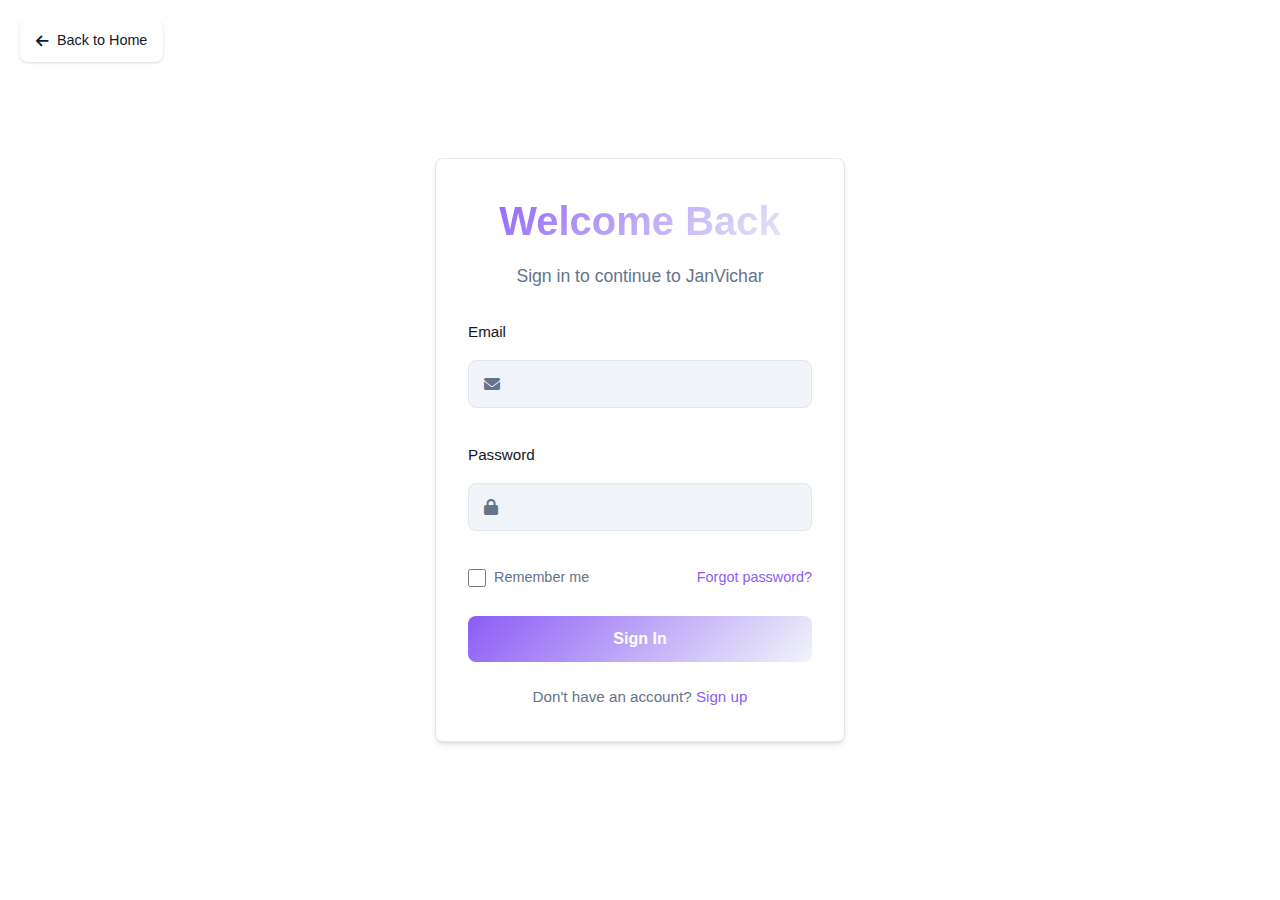
<file: frontend/auth.html>
<!DOCTYPE html>
<html lang="en">
<head>
    <meta charset="UTF-8">
    <meta name="viewport" content="width=device-width, initial-scale=1.0">
    <title>JanVichar - Authentication</title>
    <link rel="stylesheet" href="style.css">
    <link rel="stylesheet" href="https://cdnjs.cloudflare.com/ajax/libs/font-awesome/6.0.0/css/all.min.css">
</head>
<body class="auth-page">
    <a href="index.html" class="back-button">
        <i class="fas fa-arrow-left"></i>
        Back to Home
    </a>

    <div class="auth-container">
        <!-- Login Form -->
        <div class="auth-card" id="login-form">
            <div class="auth-header">
                <h1>Welcome Back</h1>
                <p>Sign in to continue to JanVichar</p>
            </div>
            <form class="auth-form">
                <div class="form-group">
                    <label for="login-email">Email</label>
                    <div class="input-group">
                        <i class="fas fa-envelope"></i>
                        <input type="email" id="login-email" required>
                    </div>
                </div>
                <div class="form-group">
                    <label for="login-password">Password</label>
                    <div class="input-group">
                        <i class="fas fa-lock"></i>
                        <input type="password" id="login-password" required>
                    </div>
                </div>
                <div class="form-options">
                    <div class="remember-me">
                        <input type="checkbox" id="remember">
                        <label for="remember">Remember me</label>
                    </div>
                    <a href="#" class="forgot-password">Forgot password?</a>
                </div>
                <button type="submit" class="auth-submit">Sign In</button>
            </form>
            <div class="auth-footer">
                Don't have an account? <a href="#" class="toggle-form">Sign up</a>
            </div>
        </div>

        <!-- Signup Form -->
        <div class="auth-card hidden" id="signup-form">
            <div class="auth-header">
                <h1>Create Account</h1>
                <p>Get started with JanVichar</p>
            </div>
            <form class="auth-form">
                <div class="form-group">
                    <label for="signup-name">Full Name</label>
                    <div class="input-group">
                        <i class="fas fa-user"></i>
                        <input type="text" id="signup-name" required>
                    </div>
                </div>
                <div class="form-group">
                    <label for="signup-email">Email</label>
                    <div class="input-group">
                        <i class="fas fa-envelope"></i>
                        <input type="email" id="signup-email" required>
                    </div>
                </div>
                <div class="form-group">
                    <label for="signup-password">Password</label>
                    <div class="input-group">
                        <i class="fas fa-lock"></i>
                        <input type="password" id="signup-password" required>
                    </div>
                </div>
                <div class="form-group">
                    <label for="signup-confirm">Confirm Password</label>
                    <div class="input-group">
                        <i class="fas fa-lock"></i>
                        <input type="password" id="signup-confirm" required>
                    </div>
                </div>
                <div class="form-options">
                    <div class="terms">
                        <input type="checkbox" id="terms" required>
                        <label for="terms">I agree to the Terms & Conditions</label>
                    </div>
                </div>
                <button type="submit" class="auth-submit">Create Account</button>
            </form>
            <div class="auth-footer">
                Already have an account? <a href="#" class="toggle-form">Sign in</a>
            </div>
        </div>
    </div>

    <script src="auth.js"></script>
</body>
</html>
</file>
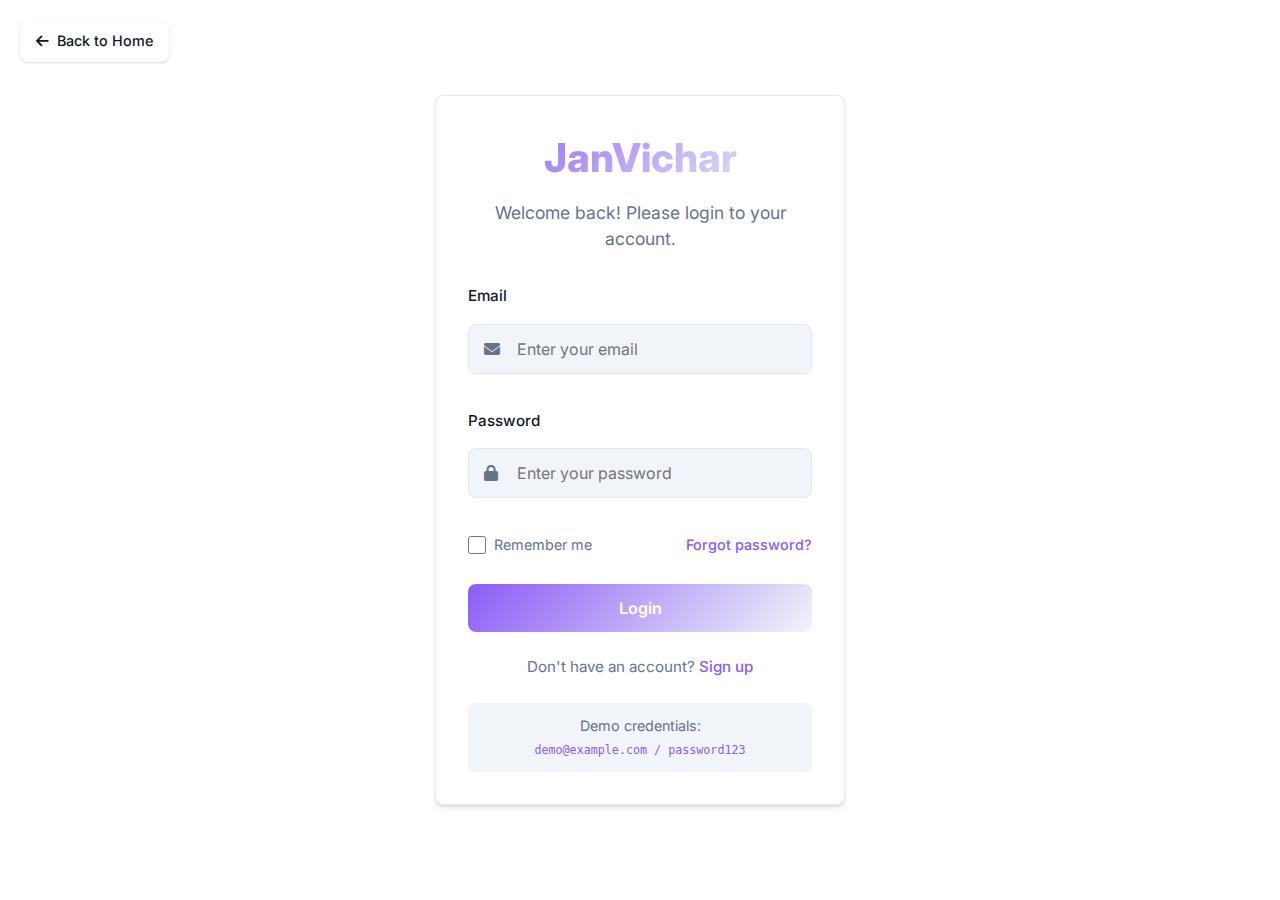
<file: frontend/login.html>
<!DOCTYPE html>
<html lang="en">
  <head>
    <meta charset="UTF-8" />
    <meta name="viewport" content="width=device-width, initial-scale=1.0" />
    <title>Login - JanVichar</title>
    <link rel="preconnect" href="https://fonts.googleapis.com" />
    <link rel="preconnect" href="https://fonts.gstatic.com" crossorigin />
    <link
      href="https://fonts.googleapis.com/css2?family=Inter:wght@400;500;600;700;800&display=swap"
      rel="stylesheet"
    />
    <link rel="stylesheet" href="style.css" />
    <link
      rel="stylesheet"
      href="https://cdnjs.cloudflare.com/ajax/libs/font-awesome/6.5.1/css/all.min.css"
    />
  </head>
  <body class="auth-page">
    <a href="index.html" class="back-button">
      <i class="fas fa-arrow-left"></i> Back to Home
    </a>
    <div class="auth-container">
      <div class="auth-card">
        <div class="auth-header">
          <h1>JanVichar</h1>
          <p>Welcome back! Please login to your account.</p>
        </div>
        <form class="auth-form" id="login-form">
          <div
            id="login-message"
            class="message-container"
            style="display: none"
          ></div>

          <div class="form-group">
            <label for="email">Email</label>
            <div class="input-group">
              <i class="fas fa-envelope"></i>
              <input
                type="email"
                id="email"
                placeholder="Enter your email"
                required
              />
            </div>
          </div>
          <div class="form-group">
            <label for="password">Password</label>
            <div class="input-group">
              <i class="fas fa-lock"></i>
              <input
                type="password"
                id="password"
                placeholder="Enter your password"
                required
              />
            </div>
          </div>
          <div class="form-options">
            <label class="remember-me">
              <input type="checkbox" id="remember" />
              <span>Remember me</span>
            </label>
            <a href="#" class="forgot-password">Forgot password?</a>
          </div>
          <button type="submit" class="auth-submit" id="login-button">
            <span>Login</span>
            <i class="fas fa-spinner fa-spin" style="display: none"></i>
          </button>
        </form>
        <div class="auth-footer">
          <p>Don't have an account? <a href="signup.html">Sign up</a></p>
        </div>

        <!-- Demo credentials info -->
        <div class="demo-credentials">
          <p>Demo credentials:</p>
          <code>demo@example.com / password123</code>
        </div>
      </div>
    </div>

    <script src="auth.js"></script>
    <script>
      document
        .getElementById("login-form")
        .addEventListener("submit", function (e) {
          e.preventDefault();

          // Validate form
          if (!validateForm(this)) {
            return;
          }

          const email = document.getElementById("email").value;
          const password = document.getElementById("password").value;
          const loginButton = document.getElementById("login-button");
          const spinner = loginButton.querySelector(".fa-spinner");
          const buttonText = loginButton.querySelector("span");
          const messageContainer = document.getElementById("login-message");

          // Show loading state
          loginButton.disabled = true;
          buttonText.style.opacity = "0.5";
          spinner.style.display = "inline-block";

          // Attempt login
          AUTH.login(email, password)
            .then((userData) => {
              // Success - show success message before redirect
              showMessage(
                messageContainer,
                "Login successful! Redirecting...",
                "success"
              );

              // Redirect after a short delay
              setTimeout(() => {
                window.location.href = "index.html";
              }, 1000);
            })
            .catch((error) => {
              // Error - show error message
              showMessage(messageContainer, error.message, "error");

              // Reset button state
              loginButton.disabled = false;
              buttonText.style.opacity = "1";
              spinner.style.display = "none";
            });
        });

      // Helper function to show messages
      function showMessage(container, message, type) {
        container.innerHTML = `
          <div class="auth-message ${type}">
            <i class="fas fa-${
              type === "success" ? "check-circle" : "exclamation-circle"
            }"></i>
            <span>${message}</span>
          </div>
        `;
        container.style.display = "block";
      }
    </script>

    <style>
      /* Additional styles for this page */
      .message-container {
        margin-bottom: 16px;
      }

      .auth-message {
        padding: 12px;
        border-radius: var(--radius);
        display: flex;
        align-items: center;
        gap: 10px;
        font-size: 0.9em;
        animation: fadeIn 0.3s ease forwards;
      }

      .auth-message.success {
        background-color: rgba(34, 197, 94, 0.1);
        color: #22c55e;
      }

      .auth-message.error {
        background-color: rgba(239, 68, 68, 0.1);
        color: var(--destructive);
      }

      .fa-spinner {
        margin-left: 8px;
      }

      .demo-credentials {
        margin-top: 24px;
        padding: 12px;
        background-color: var(--secondary);
        border-radius: var(--radius);
        font-size: 0.9em;
        color: var(--text-secondary);
        text-align: center;
      }

      .demo-credentials code {
        display: block;
        margin-top: 6px;
        font-family: monospace;
        color: var(--primary);
      }
    </style>
  </body>
</html>
</file>
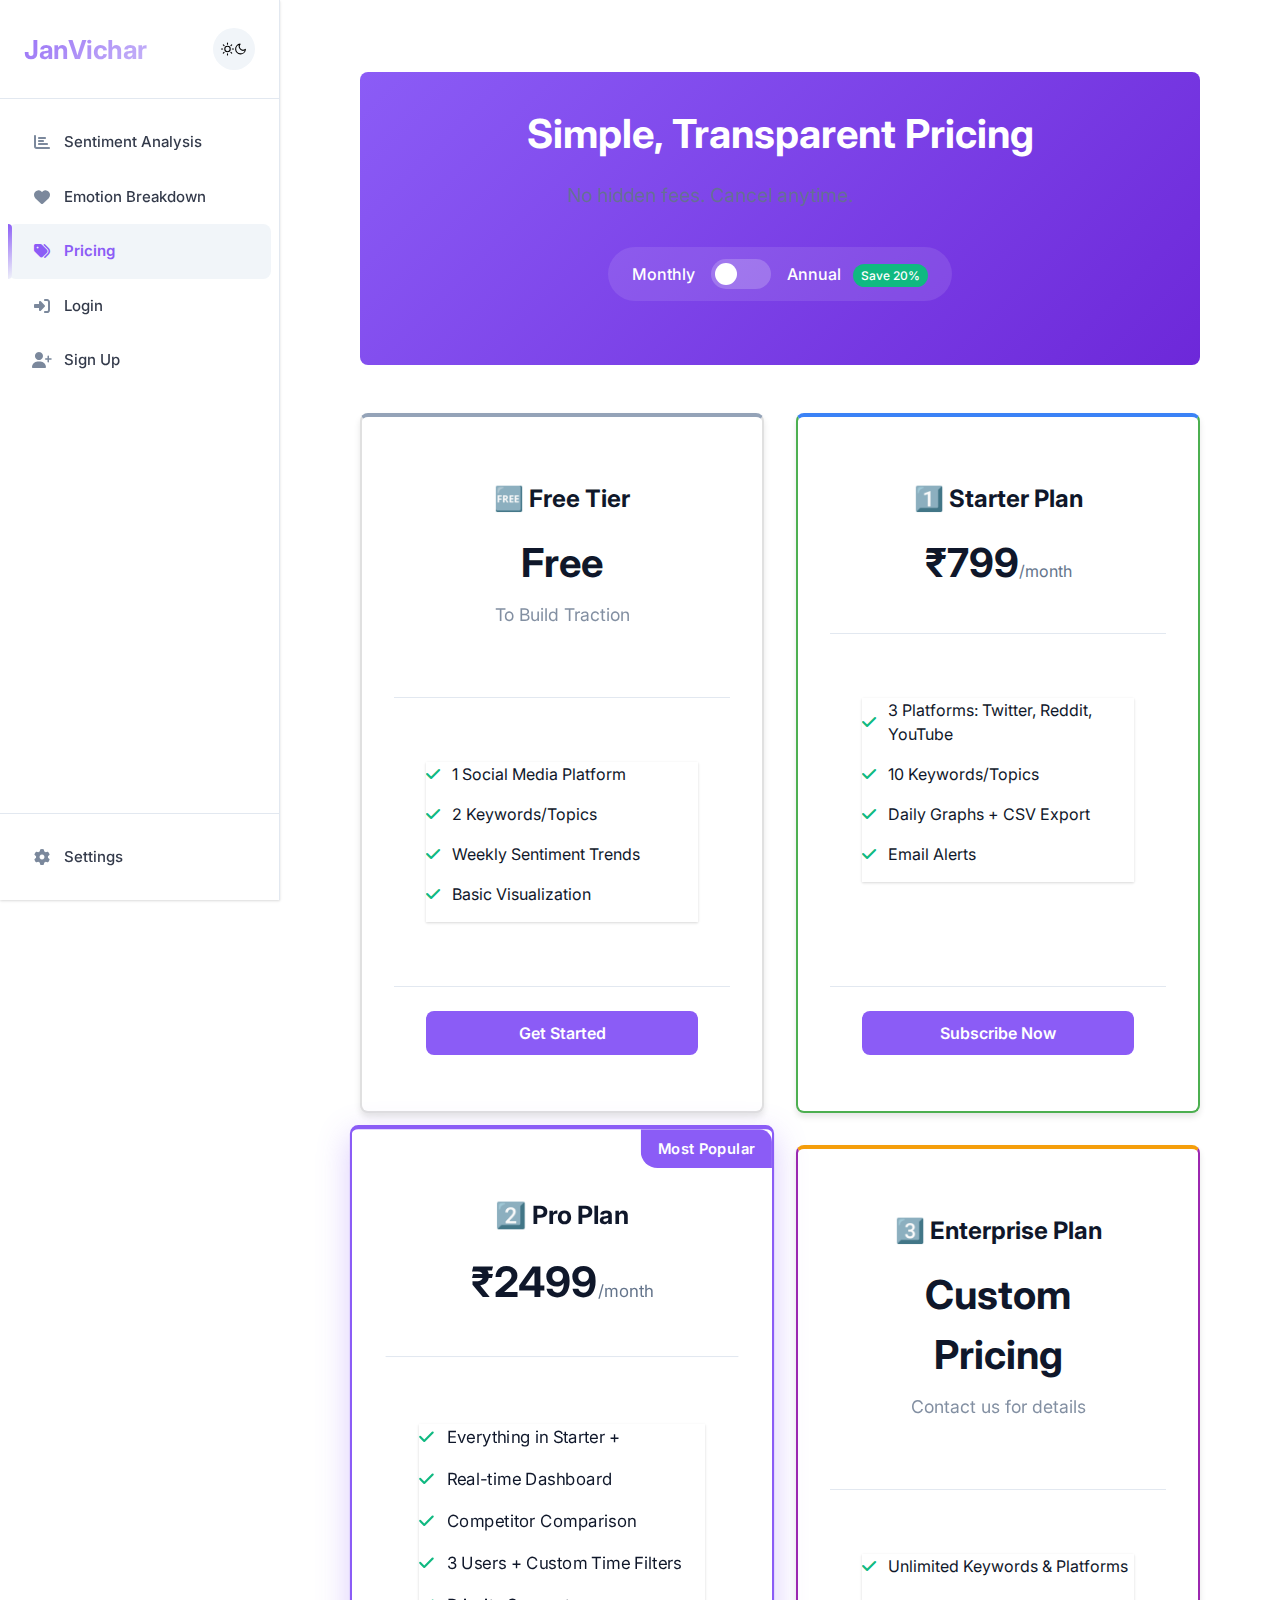
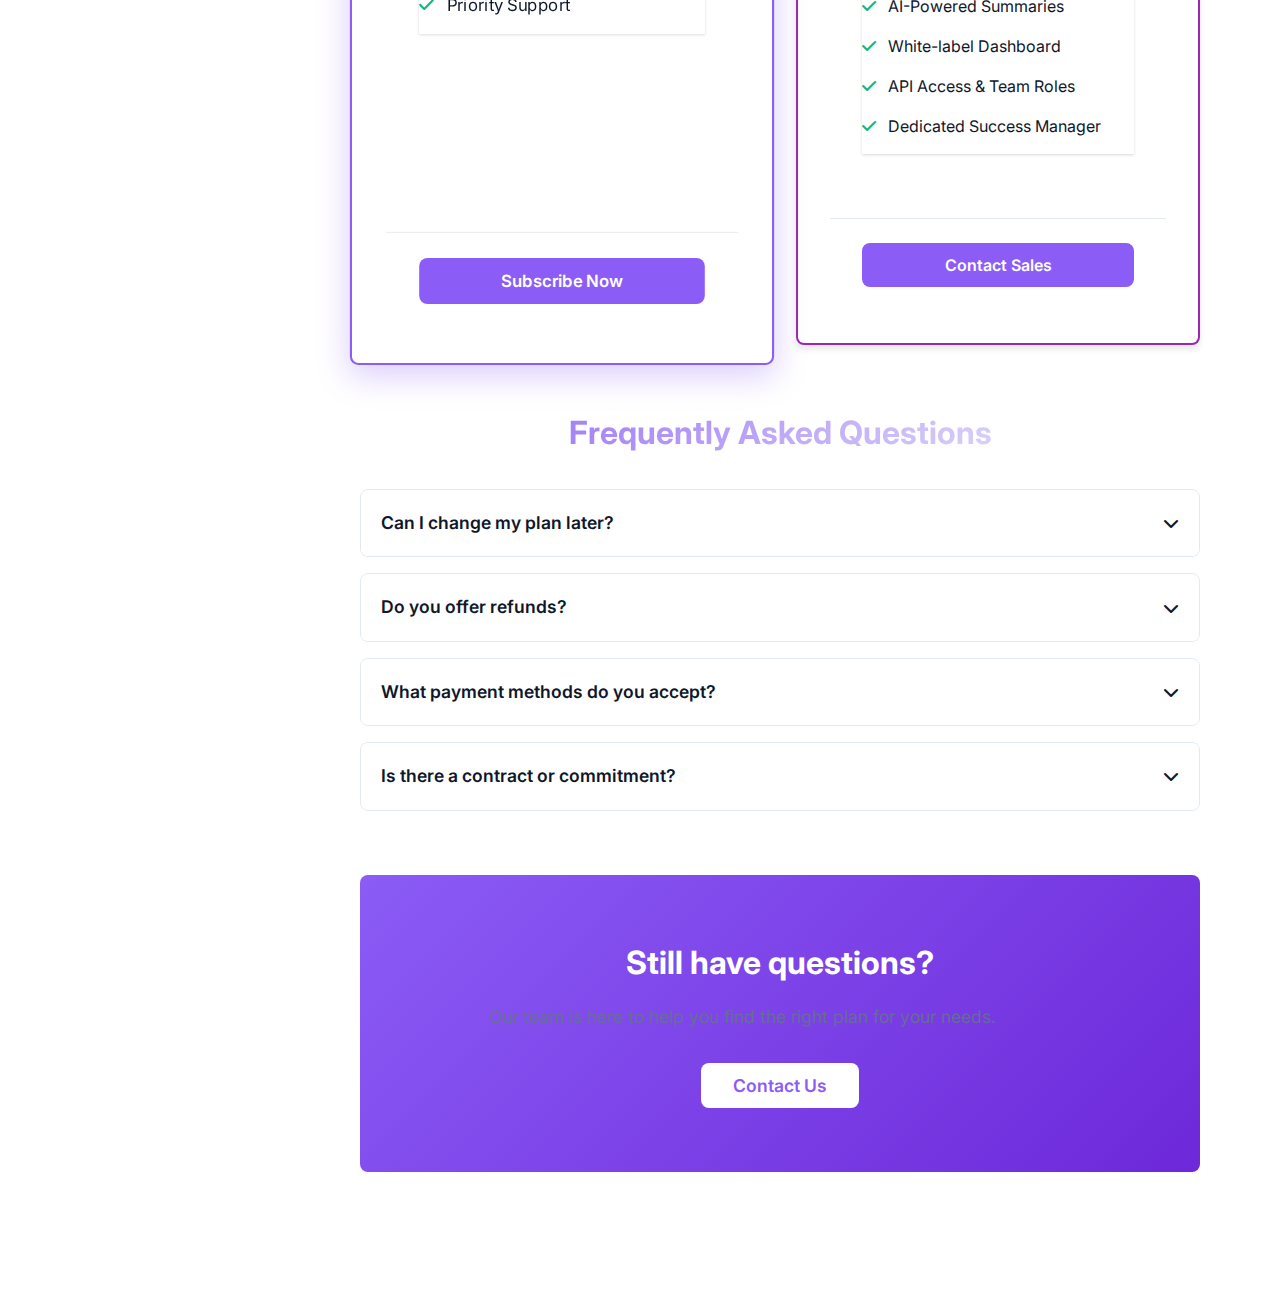
<file: frontend/pricing.html>
<!DOCTYPE html>
<html lang="en">
  <head>
    <meta charset="UTF-8" />
    <meta name="viewport" content="width=device-width, initial-scale=1.0" />
    <title>JanVichar - Pricing</title>
    <link rel="preconnect" href="https://fonts.googleapis.com" />
    <link rel="preconnect" href="https://fonts.gstatic.com" crossorigin />
    <link
      href="https://fonts.googleapis.com/css2?family=Inter:wght@400;500;600;700;800&display=swap"
      rel="stylesheet"
    />
    <link rel="stylesheet" href="style.css" />
    <link
      rel="stylesheet"
      href="https://cdnjs.cloudflare.com/ajax/libs/font-awesome/6.5.1/css/all.min.css"
    />
  </head>
  <body>
    <ul>
      <li class="project-title">
        JanVichar
        <div class="theme-switch">
          <button id="theme-toggle" class="theme-toggle" aria-label="dark">
            <svg
              class="sun-icon"
              xmlns="http://www.w3.org/2000/svg"
              width="24"
              height="24"
              viewBox="0 0 24 24"
              fill="none"
              stroke="currentColor"
              stroke-width="2"
              stroke-linecap="round"
              stroke-linejoin="round"
            >
              <circle cx="12" cy="12" r="5"></circle>
              <line x1="12" y1="1" x2="12" y2="3"></line>
              <line x1="12" y1="21" x2="12" y2="23"></line>
              <line x1="4.22" y1="4.22" x2="5.64" y2="5.64"></line>
              <line x1="18.36" y1="18.36" x2="19.78" y2="19.78"></line>
              <line x1="1" y1="12" x2="3" y2="12"></line>
              <line x1="21" y1="12" x2="23" y2="12"></line>
              <line x1="4.22" y1="19.78" x2="5.64" y2="18.36"></line>
              <line x1="18.36" y1="5.64" x2="19.78" y2="4.22"></line>
            </svg>
            <svg
              class="moon-icon"
              xmlns="http://www.w3.org/2000/svg"
              width="24"
              height="24"
              viewBox="0 0 24 24"
              fill="none"
              stroke="currentColor"
              stroke-width="2"
              stroke-linecap="round"
              stroke-linejoin="round"
            >
              <path d="M21 12.79A9 9 0 1 1 11.21 3 7 7 0 0 0 21 12.79z"></path>
            </svg>
          </button>
        </div>
      </li>
      <li>
        <a href="index.html"
          ><i class="fas fa-chart-bar"></i> Sentiment Analysis</a
        >
      </li>
      <li>
        <a href="index.html#emotions"
          ><i class="fas fa-heart"></i>Emotion Breakdown</a
        >
      </li>
      </li>
      <li>
        <a href="pricing.html" class="active"
          ><i class="fas fa-tags"></i> Pricing</a
        >
      </li>
      <li class="auth-buttons">
        <a href="login.html" class="login-btn"
          ><i class="fas fa-sign-in-alt"></i> Login</a
        >
        <a href="signup.html" class="signup-btn"
          ><i class="fas fa-user-plus"></i> Sign Up</a
        >
      </li>
      <li class="settings">
        <a href="profile.html"><i class="fas fa-cog"></i> Settings</a>
      </li>
    </ul>

    <main class="content">
      <div class="pricing-page-container">
        <div class="pricing-header-section">
          <h2>Simple, Transparent Pricing</h2>
          <p>No hidden fees. Cancel anytime.</p>

          <div class="pricing-toggle">
            <span>Monthly</span>
            <label class="switch">
              <input type="checkbox" id="billing-toggle" />
              <span class="slider round"></span>
            </label>
            <span>Annual <span class="discount-badge">Save 20%</span></span>
          </div>
        </div>

        <div class="pricing-grid">
          <!-- Free Tier -->
          <div class="pricing-card free">
            <div class="pricing-header">
              <h4>🆓 Free Tier</h4>
              <div class="price">Free</div>
              <p class="price-description">To Build Traction</p>
            </div>
            <div class="pricing-features">
              <ul>
                <li><i class="fas fa-check"></i> 1 Social Media Platform</li>
                <li><i class="fas fa-check"></i> 2 Keywords/Topics</li>
                <li><i class="fas fa-check"></i> Weekly Sentiment Trends</li>
                <li><i class="fas fa-check"></i> Basic Visualization</li>
              </ul>
            </div>
            <div class="pricing-action">
              <button class="pricing-button">Get Started</button>
            </div>
          </div>

          <!-- Starter Plan -->
          <div class="pricing-card starter">
            <div class="pricing-header">
              <h4>1️⃣ Starter Plan</h4>
              <div class="price monthly-price">₹799<span>/month</span></div>
              <div class="price annual-price hidden">
                ₹639<span>/month</span>
              </div>
            </div>
            <div class="pricing-features">
              <ul>
                <li>
                  <i class="fas fa-check"></i> 3 Platforms: Twitter, Reddit,
                  YouTube
                </li>
                <li><i class="fas fa-check"></i> 10 Keywords/Topics</li>
                <li><i class="fas fa-check"></i> Daily Graphs + CSV Export</li>
                <li><i class="fas fa-check"></i> Email Alerts</li>
              </ul>
            </div>
            <div class="pricing-action">
              <button class="pricing-button">Subscribe Now</button>
            </div>
          </div>

          <!-- Pro Plan -->
          <div class="pricing-card pro featured">
            <div class="popular-badge">Most Popular</div>
            <div class="pricing-header">
              <h4>2️⃣ Pro Plan</h4>
              <div class="price monthly-price">₹2499<span>/month</span></div>
              <div class="price annual-price hidden">
                ₹1999<span>/month</span>
              </div>
            </div>
            <div class="pricing-features">
              <ul>
                <li><i class="fas fa-check"></i> Everything in Starter +</li>
                <li><i class="fas fa-check"></i> Real-time Dashboard</li>
                <li><i class="fas fa-check"></i> Competitor Comparison</li>
                <li>
                  <i class="fas fa-check"></i> 3 Users + Custom Time Filters
                </li>
                <li><i class="fas fa-check"></i> Priority Support</li>
              </ul>
            </div>
            <div class="pricing-action">
              <button class="pricing-button">Subscribe Now</button>
            </div>
          </div>

          <!-- Enterprise Plan -->
          <div class="pricing-card enterprise">
            <div class="pricing-header">
              <h4>3️⃣ Enterprise Plan</h4>
              <div class="price">Custom Pricing</div>
              <p class="price-description">Contact us for details</p>
            </div>
            <div class="pricing-features">
              <ul>
                <li>
                  <i class="fas fa-check"></i> Unlimited Keywords & Platforms
                </li>
                <li><i class="fas fa-check"></i> AI-Powered Summaries</li>
                <li><i class="fas fa-check"></i> White-label Dashboard</li>
                <li><i class="fas fa-check"></i> API Access & Team Roles</li>
                <li><i class="fas fa-check"></i> Dedicated Success Manager</li>
              </ul>
            </div>
            <div class="pricing-action">
              <button class="pricing-button">Contact Sales</button>
            </div>
          </div>
        </div>

        <div class="pricing-faq">
          <h2>Frequently Asked Questions</h2>

          <div class="faq-item">
            <div class="faq-question">
              <h3>Can I change my plan later?</h3>
              <i class="fas fa-chevron-down"></i>
            </div>
            <div class="faq-answer">
              <p>
                Yes, you can upgrade or downgrade your plan at any time. Changes
                will be reflected in your next billing cycle.
              </p>
            </div>
          </div>

          <div class="faq-item">
            <div class="faq-question">
              <h3>Do you offer refunds?</h3>
              <i class="fas fa-chevron-down"></i>
            </div>
            <div class="faq-answer">
              <p>
                We offer a 14-day money-back guarantee for all paid plans. If
                you're not satisfied, contact our support team for a full
                refund.
              </p>
            </div>
          </div>

          <div class="faq-item">
            <div class="faq-question">
              <h3>What payment methods do you accept?</h3>
              <i class="fas fa-chevron-down"></i>
            </div>
            <div class="faq-answer">
              <p>
                We accept all major credit cards, PayPal, and bank transfers for
                annual plans.
              </p>
            </div>
          </div>

          <div class="faq-item">
            <div class="faq-question">
              <h3>Is there a contract or commitment?</h3>
              <i class="fas fa-chevron-down"></i>
            </div>
            <div class="faq-answer">
              <p>
                No long-term contracts required. You can cancel your
                subscription at any time.
              </p>
            </div>
          </div>
        </div>

        <div class="pricing-cta">
          <h2>Still have questions?</h2>
          <p>
            Our team is here to help you find the right plan for your needs.
          </p>
          <button class="contact-button">Contact Us</button>
        </div>
      </div>
    </main>

    <script src="script.js"></script>
    <script src="navigation.js"></script>
    <script>
      // Toggle between monthly and annual pricing
      document
        .getElementById("billing-toggle")
        .addEventListener("change", function () {
          const monthlyPrices = document.querySelectorAll(".monthly-price");
          const annualPrices = document.querySelectorAll(".annual-price");

          if (this.checked) {
            monthlyPrices.forEach((price) => price.classList.add("hidden"));
            annualPrices.forEach((price) => price.classList.remove("hidden"));
          } else {
            monthlyPrices.forEach((price) => price.classList.remove("hidden"));
            annualPrices.forEach((price) => price.classList.add("hidden"));
          }
        });

      // FAQ accordion
      document.querySelectorAll(".faq-question").forEach((question) => {
        question.addEventListener("click", () => {
          const answer = question.nextElementSibling;
          const icon = question.querySelector("i");

          answer.style.maxHeight = answer.style.maxHeight
            ? null
            : answer.scrollHeight + "px";
          icon.classList.toggle("fa-chevron-up");
          icon.classList.toggle("fa-chevron-down");
        });
      });
    </script>
  </body>
</html>
</file>
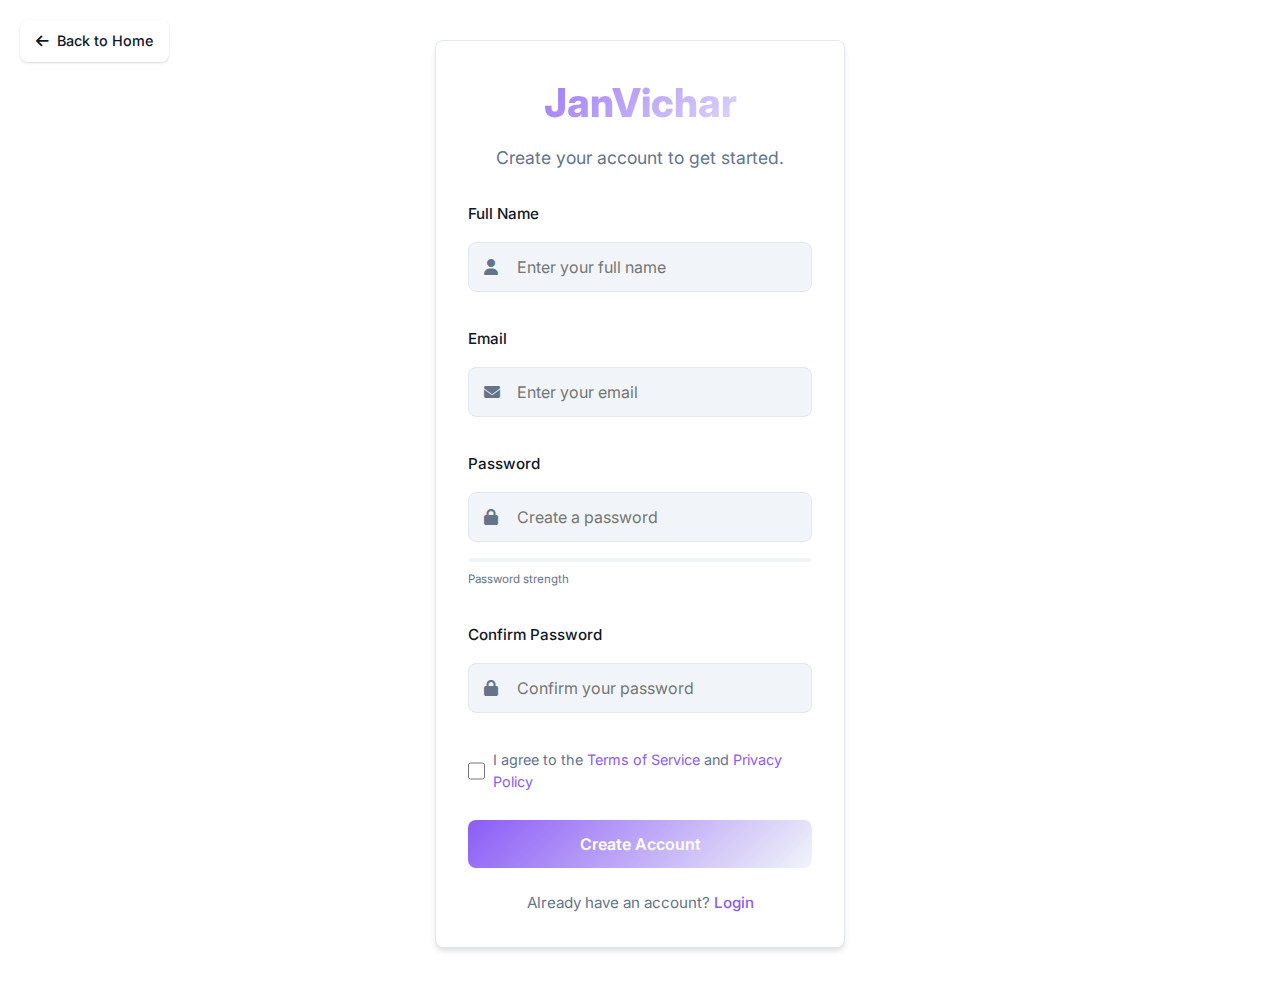
<file: frontend/signup.html>
<!DOCTYPE html>
<html lang="en">
  <head>
    <meta charset="UTF-8" />
    <meta name="viewport" content="width=device-width, initial-scale=1.0" />
    <title>Sign Up - JanVichar</title>
    <link rel="preconnect" href="https://fonts.googleapis.com" />
    <link rel="preconnect" href="https://fonts.gstatic.com" crossorigin />
    <link
      href="https://fonts.googleapis.com/css2?family=Inter:wght@400;500;600;700;800&display=swap"
      rel="stylesheet"
    />
    <link rel="stylesheet" href="style.css" />
    <link
      rel="stylesheet"
      href="https://cdnjs.cloudflare.com/ajax/libs/font-awesome/6.5.1/css/all.min.css"
    />
  </head>
  <body class="auth-page">
    <a href="index.html" class="back-button">
      <i class="fas fa-arrow-left"></i> Back to Home
    </a>
    <div class="auth-container">
      <div class="auth-card">
        <div class="auth-header">
          <h1>JanVichar</h1>
          <p>Create your account to get started.</p>
        </div>
        <form class="auth-form" id="signup-form">
          <div
            id="signup-message"
            class="message-container"
            style="display: none"
          ></div>

          <div class="form-group">
            <label for="name">Full Name</label>
            <div class="input-group">
              <i class="fas fa-user"></i>
              <input
                type="text"
                id="name"
                placeholder="Enter your full name"
                required
              />
            </div>
          </div>
          <div class="form-group">
            <label for="email">Email</label>
            <div class="input-group">
              <i class="fas fa-envelope"></i>
              <input
                type="email"
                id="email"
                placeholder="Enter your email"
                required
              />
            </div>
          </div>
          <div class="form-group">
            <label for="password">Password</label>
            <div class="input-group">
              <i class="fas fa-lock"></i>
              <input
                type="password"
                id="password"
                placeholder="Create a password"
                required
              />
            </div>
            <div class="password-strength" id="password-strength">
              <div class="strength-meter">
                <div class="strength-bar" id="strength-bar"></div>
              </div>
              <span id="strength-text">Password strength</span>
            </div>
          </div>
          <div class="form-group">
            <label for="confirm-password">Confirm Password</label>
            <div class="input-group">
              <i class="fas fa-lock"></i>
              <input
                type="password"
                id="confirm-password"
                placeholder="Confirm your password"
                required
              />
            </div>
          </div>
          <div class="form-options">
            <label class="terms">
              <input type="checkbox" id="terms" required />
              <span
                >I agree to the <a href="#">Terms of Service</a> and
                <a href="#">Privacy Policy</a></span
              >
            </label>
          </div>
          <button type="submit" class="auth-submit" id="signup-button">
            <span>Create Account</span>
            <i class="fas fa-spinner fa-spin" style="display: none"></i>
          </button>
        </form>
        <div class="auth-footer">
          <p>Already have an account? <a href="login.html">Login</a></p>
        </div>
      </div>
    </div>

    <script src="auth.js"></script>
    <script>
      // Password strength meter
      const passwordInput = document.getElementById("password");
      const strengthBar = document.getElementById("strength-bar");
      const strengthText = document.getElementById("strength-text");

      passwordInput.addEventListener("input", updatePasswordStrength);

      function updatePasswordStrength() {
        const password = passwordInput.value;
        let strength = 0;
        let feedback = "";

        if (password.length === 0) {
          strengthBar.style.width = "0%";
          strengthBar.style.backgroundColor = "#e5e7eb";
          strengthText.textContent = "Password strength";
          return;
        }

        // Check password strength
        if (password.length >= 8) strength += 25;
        if (/[A-Z]/.test(password)) strength += 25;
        if (/[0-9]/.test(password)) strength += 25;
        if (/[^A-Za-z0-9]/.test(password)) strength += 25;

        // Update UI
        strengthBar.style.width = strength + "%";

        if (strength < 25) {
          strengthBar.style.backgroundColor = "#ef4444";
          feedback = "Very weak";
        } else if (strength < 50) {
          strengthBar.style.backgroundColor = "#f59e0b";
          feedback = "Weak";
        } else if (strength < 75) {
          strengthBar.style.backgroundColor = "#3b82f6";
          feedback = "Good";
        } else {
          strengthBar.style.backgroundColor = "#22c55e";
          feedback = "Strong";
        }

        strengthText.textContent = feedback;
      }

      // Form submission
      document
        .getElementById("signup-form")
        .addEventListener("submit", function (e) {
          e.preventDefault();

          // Validate form
          if (!validateForm(this)) {
            return;
          }

          const name = document.getElementById("name").value;
          const email = document.getElementById("email").value;
          const password = document.getElementById("password").value;
          const confirmPassword =
            document.getElementById("confirm-password").value;
          const termsChecked = document.getElementById("terms").checked;

          // Additional validation
          if (password !== confirmPassword) {
            showMessage(
              document.getElementById("signup-message"),
              "Passwords do not match",
              "error"
            );
            return;
          }

          if (!termsChecked) {
            showMessage(
              document.getElementById("signup-message"),
              "You must agree to the Terms of Service",
              "error"
            );
            return;
          }

          const signupButton = document.getElementById("signup-button");
          const spinner = signupButton.querySelector(".fa-spinner");
          const buttonText = signupButton.querySelector("span");
          const messageContainer = document.getElementById("signup-message");

          // Show loading state
          signupButton.disabled = true;
          buttonText.style.opacity = "0.5";
          spinner.style.display = "inline-block";

          // Attempt signup
          AUTH.signup(name, email, password)
            .then((userData) => {
              // Success - show success message before redirect
              showMessage(
                messageContainer,
                "Account created successfully! Redirecting...",
                "success"
              );

              // Redirect after a short delay
              setTimeout(() => {
                window.location.href = "index.html";
              }, 1500);
            })
            .catch((error) => {
              // Error - show error message
              showMessage(messageContainer, error.message, "error");

              // Reset button state
              signupButton.disabled = false;
              buttonText.style.opacity = "1";
              spinner.style.display = "none";
            });
        });

      // Helper function to show messages
      function showMessage(container, message, type) {
        container.innerHTML = `
          <div class="auth-message ${type}">
            <i class="fas fa-${
              type === "success" ? "check-circle" : "exclamation-circle"
            }"></i>
            <span>${message}</span>
          </div>
        `;
        container.style.display = "block";

        // Scroll to message if not visible
        container.scrollIntoView({ behavior: "smooth", block: "nearest" });
      }
    </script>

    <style>
      /* Additional styles for this page */
      .message-container {
        margin-bottom: 16px;
      }

      .auth-message {
        padding: 12px;
        border-radius: var(--radius);
        display: flex;
        align-items: center;
        gap: 10px;
        font-size: 0.9em;
        animation: fadeIn 0.3s ease forwards;
      }

      .auth-message.success {
        background-color: rgba(34, 197, 94, 0.1);
        color: #22c55e;
      }

      .auth-message.error {
        background-color: rgba(239, 68, 68, 0.1);
        color: var(--destructive);
      }

      .fa-spinner {
        margin-left: 8px;
      }

      /* Password strength styles */
      .password-strength {
        margin-top: 8px;
        font-size: 0.85em;
        color: var(--text-secondary);
      }

      .strength-meter {
        height: 4px;
        background-color: var(--secondary);
        border-radius: 2px;
        margin-bottom: 6px;
        overflow: hidden;
      }

      .strength-bar {
        height: 100%;
        width: 0;
        background-color: #e5e7eb;
        border-radius: 2px;
        transition: width 0.3s ease, background-color 0.3s ease;
      }

      #strength-text {
        font-size: 0.85em;
        color: var(--text-secondary);
      }
    </style>
  </body>
</html>
</file>
<file: frontend/style.css>
:root {
  --background: #ffffff;
  --background-rgb: 255, 255, 255;
  --foreground: #0f172a;
  --card: #ffffff;
  --card-foreground: #0f172a;
  --popover: #ffffff;
  --popover-foreground: #0f172a;
  --primary: #8b5cf6;
  --primary-foreground: #ffffff;
  --primary-hover: #7c4dff;
  --secondary: #f1f5f9;
  --secondary-foreground: #0f172a;
  --muted: #f1f5f9;
  --muted-foreground: #64748b;
  --accent: #f1f5f9;
  --accent-foreground: #0f172a;
  --destructive: #ef4444;
  --destructive-foreground: #ffffff;
  --border: #e2e8f0;
  --input: #e2e8f0;
  --ring: #8b5cf6;
  --radius: 0.5rem;
  --text-color: #0f172a;
  --text-secondary: #64748b;
  --transition-speed: 0.25s;

  /* Box shadows */
  --shadow: 0 1px 3px rgba(0, 0, 0, 0.1), 0 1px 2px rgba(0, 0, 0, 0.06);
  --shadow-md: 0 4px 6px -1px rgba(0, 0, 0, 0.1),
    0 2px 4px -1px rgba(0, 0, 0, 0.06);
  --shadow-lg: 0 20px 25px -5px rgba(0, 0, 0, 0.1),
    0 10px 10px -5px rgba(0, 0, 0, 0.04);
}

/* Dark mode colors */
.dark {
  --background: #0f172a;
  --background-rgb: 15, 23, 42;
  --foreground: #f8fafc;
  --card: #1e293b;
  --card-foreground: #f8fafc;
  --popover: #1e293b;
  --popover-foreground: #f8fafc;
  --primary: #8b5cf6;
  --primary-foreground: #ffffff;
  --secondary: #334155;
  --secondary-foreground: #f8fafc;
  --muted: #334155;
  --muted-foreground: #94a3b8;
  --accent: #6d28d9;
  --accent-foreground: #ffffff;
  --destructive: #ef4444;
  --destructive-foreground: #ffffff;
  --border: #334155;
  --input: #334155;
  --ring: #8b5cf6;
  --text-color: #f8fafc;
  --text-secondary: #94a3b8;
}

/* Light Mode */
body.light-mode {
  --background: #f8fafc;
  --background-rgb: 248, 250, 252;
  --foreground: #1e293b;
  --card: #ffffff;
  --card-foreground: #1e293b;
  --popover: #ffffff;
  --popover-foreground: #1e293b;
  --primary: #6d28d9;
  --primary-foreground: #ffffff;
  --secondary: #f1f5f9;
  --secondary-foreground: #334155;
  --muted: #f1f5f9;
  --muted-foreground: #64748b;
  --accent: #8b5cf6;
  --accent-foreground: #ffffff;
  --destructive: #ef4444;
  --destructive-foreground: #ffffff;
  --border: #e2e8f0;
  --input: #e2e8f0;
  --ring: #8b5cf6;
  --text-color: #1e293b;
  --text-secondary: #64748b;
}

* {
  margin: 0;
  padding: 0;
  box-sizing: border-box;
  -webkit-tap-highlight-color: transparent;
}

body {
  display: flex;
  background-color: var(--background);
  color: var(--foreground);
  font-family: "Inter", "Segoe UI", Arial, sans-serif;
  min-height: 100vh;
  margin: 0;
  padding: 0;
  overflow-x: hidden;
  line-height: 1.5;
  -webkit-font-smoothing: antialiased;
  -moz-osx-font-smoothing: grayscale;
  transition: background-color var(--transition-speed) ease,
    color var(--transition-speed) ease;
  background-image: linear-gradient(
    180deg,
    var(--background) 0%,
    rgba(var(--background-rgb), 0.97) 100%
  );
  background-attachment: fixed;
}

/* Fix for animations on page load */
@media (prefers-reduced-motion: reduce) {
  * {
    animation-duration: 0.01ms !important;
    animation-iteration-count: 1 !important;
    transition-duration: 0.01ms !important;
    scroll-behavior: auto !important;
  }
}

ul {
  list-style-type: none;
  margin: 0;
  padding: 0;
  width: 280px;
  height: 100vh;
  background-color: var(--card);
  position: fixed;
  top: 0;
  left: 0;
  overflow-y: auto;
  border-right: 1px solid var(--border);
  z-index: 1000;
  box-shadow: var(--shadow);
  transition: all var(--transition-speed) ease;
}

.project-title {
  font-size: 26px;
  padding: 28px 24px;
  text-align: center;
  border-bottom: 1px solid var(--border);
  margin-bottom: 16px;
  background: linear-gradient(135deg, var(--primary), var(--accent));
  -webkit-background-clip: text;
  background-clip: text;
  -webkit-text-fill-color: transparent;
  font-weight: bold;
  display: flex;
  align-items: center;
  justify-content: space-between;
  letter-spacing: -0.5px;
}

.project-title .theme-toggle {
  margin-left: auto;
  background: none;
  border: none;
  padding: 8px;
  cursor: pointer;
  width: 42px;
  height: 42px;
  display: flex;
  align-items: center;
  justify-content: center;
  border-radius: 50%;
  transition: all var(--transition-speed) ease;
  background-color: var(--secondary);
}

.project-title .theme-toggle:hover {
  background-color: var(--muted);
  transform: rotate(10deg);
}

li a {
  text-align: justify;
  display: flex;
  align-items: center;
  font-size: 15px;
  text-decoration: none;
  color: var(--foreground);
  padding: 16px 24px;
  opacity: 0.85;
  transition: all var(--transition-speed) ease;
  position: relative;
  font-weight: 500;
  margin: 0 8px;
  border-radius: var(--radius);
  animation: slideIn 0.4s ease forwards;
}

li a i {
  margin-right: 12px;
  width: 20px;
  text-align: center;
  font-size: 16px;
  color: var(--text-secondary);
  transition: color var(--transition-speed) ease;
}

li a:hover {
  background-color: var(--secondary);
  opacity: 1;
}

li a:hover i {
  color: var(--primary);
}

li a.active {
  background-color: var(--secondary);
  color: var(--primary);
  opacity: 1;
  font-weight: 600;
}

li a.active i {
  color: var(--primary);
}

li a.active::before {
  content: "";
  position: absolute;
  left: 0;
  top: 0;
  height: 100%;
  width: 4px;
  background: linear-gradient(135deg, var(--primary), var(--accent));
  border-radius: 0 var(--radius) var(--radius) 0;
}

.settings {
  position: absolute;
  bottom: 0;
  width: 100%;
  border-top: 1px solid var(--border);
  margin-top: 20px;
  padding: 16px 0;
  background-color: var(--card);
}

.content {
  padding: 40px 48px;
  flex-grow: 1;
  margin-left: 280px;
  width: calc(100% - 280px);
  max-width: 100%;
  box-sizing: border-box;
}

.content h1 {
  font-size: 2.5em;
  margin-bottom: 16px;
  font-weight: 800;
  background: linear-gradient(135deg, var(--primary), var(--accent));
  -webkit-background-clip: text;
  background-clip: text;
  -webkit-text-fill-color: transparent;
  letter-spacing: -0.03em;
  animation: fadeIn 0.8s ease forwards;
}

.content p {
  font-size: 1.1em;
  line-height: 1.6;
  color: var(--text-secondary);
  margin-bottom: 36px;
  max-width: 700px;
  animation: fadeIn 0.8s ease forwards;
}

.card {
  padding: 32px;
  margin: 32px 0;
  background-color: var(--card);
  border-radius: var(--radius);
  display: grid;
  grid-template-columns: 1fr;
  gap: 28px;
  transition: all var(--transition-speed) ease;
  width: 100%;
  box-sizing: border-box;
  overflow: hidden;
  box-shadow: var(--shadow);
  border: 1px solid var(--border);
  animation: scaleIn 0.6s ease forwards;
}

.card:not(:first-child) {
  grid-template-columns: 1fr 1fr;
}

.sentiment-overview {
  grid-column: 1 / -1;
  width: 100%;
  box-sizing: border-box;
}

.card-item {
  background-color: transparent;
  border: none;
  border-radius: var(--radius);
  padding: 0;
  height: 100%;
  box-shadow: none;
}

.card-item h3 {
  color: var(--foreground);
  font-size: 1.25em;
  margin-bottom: 24px;
  padding-bottom: 16px;
  border-bottom: 1px solid var(--border);
  display: flex;
  justify-content: space-between;
  align-items: center;
  font-weight: 600;
}

.placeholder-chart {
  color: var(--muted-foreground);
  font-size: 1.2em;
}

.chart-container {
  background: var(--card);
  border-radius: var(--radius);
  padding: 24px;
  box-shadow: var(--shadow-sm);
  margin-bottom: 28px;
  border: 1px solid var(--border);
  transition: transform 0.3s ease, box-shadow 0.3s ease;
}

.chart-header {
  display: flex;
  justify-content: space-between;
  align-items: center;
  margin-bottom: 24px;
}

.chart-header h3 {
  margin: 0;
  font-size: 1.25rem;
  font-weight: 600;
  color: var(--foreground);
  padding-bottom: 0;
  border-bottom: none;
}

.chart-actions {
  display: flex;
  gap: 12px;
}

.refresh-btn {
  background: var(--secondary);
  border: none;
  border-radius: var(--radius);
  padding: 10px;
  cursor: pointer;
  color: var(--foreground);
  transition: all var(--transition-speed) ease;
  box-shadow: var(--shadow-sm);
  position: relative;
  overflow: hidden;
}

.refresh-btn:hover {
  background: var(--muted);
  transform: translateY(-2px);
  box-shadow: var(--shadow);
}

.refresh-btn i {
  font-size: 1rem;
}

.refresh-btn::after {
  content: "";
  position: absolute;
  top: 50%;
  left: 50%;
  width: 100%;
  height: 100%;
  background-color: rgba(255, 255, 255, 0.1);
  border-radius: 50%;
  transform: translate(-50%, -50%) scale(0);
  transition: transform 0.5s ease;
}

.refresh-btn:hover::after {
  transform: translate(-50%, -50%) scale(2);
}

.chart-wrapper {
  position: relative;
  height: 300px;
  width: 100%;
  transition: transform 0.3s ease;
}

.live-badge {
  background: #22c55e;
  color: white;
  padding: 4px 10px;
  border-radius: 12px;
  font-size: 0.75rem;
  font-weight: 600;
  margin-left: 10px;
  animation: pulse 2s infinite;
  box-shadow: var(--shadow-sm);
}

@keyframes pulse {
  0% {
    opacity: 1;
  }
  50% {
    opacity: 0.6;
  }
  100% {
    opacity: 1;
  }
}

.analytics-grid {
  display: grid;
  grid-template-columns: repeat(auto-fit, minmax(320px, 1fr));
  gap: 24px;
  margin-top: 32px;
}

.analytics-card {
  background-color: var(--card);
  border-radius: var(--radius);
  padding: 24px;
  box-shadow: var(--shadow);
  border: 1px solid var(--border);
  transition: all var(--transition-speed) ease;
  animation: scaleIn 0.6s ease forwards;
}

.analytics-card:hover {
  transform: translateY(-5px);
  box-shadow: var(--shadow-md);
  border-color: var(--primary);
}

.analytics-card h3 {
  margin-bottom: 16px;
  font-size: 1.2rem;
  color: var(--foreground);
  padding-bottom: 16px;
  border-bottom: 1px solid var(--border);
  font-weight: 600;
}

/* Comment Analysis Form */
.comment-analysis-section {
  background-color: var(--secondary);
  padding: 28px;
  border-radius: var(--radius);
  margin-bottom: 32px;
  box-shadow: var(--shadow-sm);
  border: 1px solid var(--border);
}

.comment-analysis-section h2 {
  margin-bottom: 20px;
  font-size: 1.5em;
  color: var(--foreground);
  font-weight: 600;
}

.form-group {
  margin-bottom: 16px;
}

.form-group label {
  display: block;
  margin-bottom: 8px;
  font-weight: 500;
  color: var(--foreground);
}

.platform-select {
  width: 100%;
  padding: 12px;
  border-radius: var(--radius);
  border: 1px solid var(--border);
  background-color: var(--card);
  color: var(--foreground);
  font-size: 1em;
  transition: all var(--transition-speed) ease;
}

.platform-select:focus {
  outline: none;
  border-color: var(--primary);
  box-shadow: 0 0 0 2px rgba(109, 40, 217, 0.2);
}

.url-input {
  width: 100%;
  padding: 12px;
  border-radius: var(--radius);
  border: 1px solid var(--border);
  background-color: var(--card);
  color: var(--foreground);
  font-size: 1em;
  transition: all var(--transition-speed) ease;
}

.url-input:focus {
  outline: none;
  border-color: var(--primary);
  box-shadow: 0 0 0 2px rgba(109, 40, 217, 0.2);
}

.analyze-button {
  background: linear-gradient(135deg, var(--primary), var(--accent));
  color: white;
  border: none;
  padding: 12px 24px;
  border-radius: var(--radius);
  font-size: 1em;
  font-weight: 500;
  cursor: pointer;
  transition: all var(--transition-speed) ease;
  display: flex;
  align-items: center;
  gap: 8px;
  position: relative;
  overflow: hidden;
}

.analyze-button:hover {
  opacity: 0.9;
  transform: translateY(-2px);
  box-shadow: var(--shadow);
}

.analyze-button i {
  font-size: 0.9em;
}

.analyze-button::after {
  content: "";
  position: absolute;
  top: 50%;
  left: 50%;
  width: 100%;
  height: 100%;
  background-color: rgba(255, 255, 255, 0.1);
  border-radius: 50%;
  transform: translate(-50%, -50%) scale(0);
  transition: transform 0.5s ease;
}

.analyze-button:hover::after {
  transform: translate(-50%, -50%) scale(2);
}

.analysis-results {
  margin-top: 24px;
  min-height: 100px;
  padding: 20px;
  background-color: var(--card);
  border-radius: var(--radius);
  border: 1px solid var(--border);
  box-shadow: var(--shadow-sm);
}

/* Latest Comments Section */
.latest-comments-section {
  background-color: var(--card);
  border-radius: var(--radius);
  box-shadow: var(--shadow);
  padding: 20px;
  margin-top: 25px;
  border: 1px solid var(--border);
  animation: scaleIn 0.6s ease forwards;
}

.latest-comments-section h3 {
  margin-top: 0;
  margin-bottom: 20px;
  font-size: 1.3rem;
  color: var(--foreground);
  display: flex;
  align-items: center;
  gap: 8px;
  padding-bottom: 10px;
  border-bottom: 1px solid var(--border);
}

.platform-filter-buttons {
  display: flex;
  gap: 10px;
  margin-bottom: 15px;
  flex-wrap: wrap;
}

.platform-filter-btn {
  background-color: var(--secondary);
  border: 1px solid var(--border);
  border-radius: calc(var(--radius) - 2px);
  padding: 8px 15px;
  font-size: 0.9rem;
  font-weight: 500;
  color: var(--muted-foreground);
  cursor: pointer;
  transition: all 0.2s ease;
}

.platform-filter-btn:hover {
  background-color: var(--accent);
  color: var(--accent-foreground);
}

.platform-filter-btn.active {
  background-color: var(--primary);
  color: var(--primary-foreground);
  border-color: var(--primary);
}

.platform-filter-btn.reddit {
  border-left: 3px solid #ff4500;
}

.platform-filter-btn.youtube {
  border-left: 3px solid #ff0000;
}

.comments-list {
  display: flex;
  flex-direction: column;
  gap: 12px;
  transition: opacity 0.3s ease;
}

.comment-item {
  background-color: var(--secondary);
  border-radius: var(--radius);
  padding: 15px;
  transition: all 0.2s ease;
  border-left: 3px solid var(--border);
}

.comment-item:hover {
  transform: translateY(-2px);
  box-shadow: var(--shadow-md);
}

.comment-item.positive {
  border-left-color: #22c55e;
}

.comment-item.negative {
  border-left-color: #ef4444;
}

.comment-item.neutral {
  border-left-color: #f59e0b;
}

.comment-header {
  display: flex;
  justify-content: space-between;
  align-items: center;
  margin-bottom: 10px;
}

.comment-user {
  display: flex;
  align-items: center;
  gap: 8px;
  font-weight: 500;
}

.platform-badge {
  font-size: 0.8rem;
  padding: 3px 8px;
  border-radius: 12px;
  display: inline-flex;
  align-items: center;
  gap: 4px;
}

.platform-badge.youtube {
  background-color: rgba(255, 0, 0, 0.1);
  color: #ff0000;
}

.platform-badge.reddit {
  background-color: rgba(255, 69, 0, 0.1);
  color: #ff4500;
}

.sentiment-badge {
  font-size: 0.8rem;
  padding: 3px 8px;
  border-radius: 12px;
  font-weight: 500;
}

.sentiment-badge.positive {
  background-color: rgba(34, 197, 94, 0.1);
  color: #22c55e;
}

.sentiment-badge.negative {
  background-color: rgba(239, 68, 68, 0.1);
  color: #ef4444;
}

.sentiment-badge.neutral {
  background-color: rgba(245, 158, 11, 0.1);
  color: #f59e0b;
}

.comment-content {
  margin-bottom: 10px;
  line-height: 1.5;
  color: var(--foreground);
}

.comment-footer {
  display: flex;
  justify-content: space-between;
  align-items: center;
  font-size: 0.85rem;
  color: var(--muted-foreground);
}

.comment-footer .time {
  opacity: 0.8;
}

.comment-footer .likes,
.comment-footer .upvotes {
  display: flex;
  align-items: center;
  gap: 4px;
}

.comment-footer .likes i {
  color: #ff0000;
}

.comment-footer .upvotes i {
  color: #ff4500;
}

.loading {
  display: flex;
  align-items: center;
  justify-content: center;
  padding: 30px;
  color: var(--muted-foreground);
  font-style: italic;
  gap: 10px;
}

.loading i {
  color: var(--primary);
}

.no-comments {
  text-align: center;
  padding: 30px;
  color: var(--muted-foreground);
  display: flex;
  flex-direction: column;
  align-items: center;
  gap: 10px;
}

.no-comments i {
  font-size: 24px;
  color: var(--muted-foreground);
  opacity: 0.5;
}

.error {
  background-color: rgba(239, 68, 68, 0.1);
  border-radius: var(--radius);
  padding: 20px;
  color: #ef4444;
  text-align: center;
  display: flex;
  flex-direction: column;
  align-items: center;
  gap: 10px;
}

.error i {
  font-size: 24px;
}

.error p {
  margin: 5px 0;
}

.error .error-details {
  font-size: 0.9rem;
  color: var(--muted-foreground);
}

/* Dark mode adjustments */
.dark-mode .platform-badge.youtube {
  background-color: rgba(255, 0, 0, 0.15);
}

.dark-mode .platform-badge.reddit {
  background-color: rgba(255, 69, 0, 0.15);
}

.dark-mode .sentiment-badge.positive {
  background-color: rgba(34, 197, 94, 0.15);
}

.dark-mode .sentiment-badge.negative {
  background-color: rgba(239, 68, 68, 0.15);
}

.dark-mode .sentiment-badge.neutral {
  background-color: rgba(245, 158, 11, 0.15);
}

/* Remove duplicate styles */

.chart-section .chart-container {
  height: 300px;
  margin-bottom: 32px;
  background-color: var(--secondary);
  border-radius: var(--radius);
  padding: 16px;
}

.analytics-card,
#emotions.card {
  background-color: var(--card);
  border-radius: var(--radius);
  padding: 24px;
  border: 1px solid var(--border);
  height: 500px;
  display: flex;
  flex-direction: column;
}

.analytics-card h3,
#emotions .card-item h3 {
  color: var(--foreground);
  font-size: 1.2em;
  margin-bottom: 20px;
  display: flex;
  align-items: center;
  gap: 8px;
  padding-bottom: 15px;
  border-bottom: 1px solid var(--border);
}

.analytics-card .chart-container,
#emotions .chart-container {
  height: 300px;
  margin: 0;
  background-color: transparent;
  border: none;
  padding: 0;
  flex: 1;
}

.custom-tracking {
  padding: 32px !important;
  display: flex;
  flex-direction: column;
  height: 100%;
  min-height: 400px;
  background-color: var(--card);
  border-radius: var(--radius);
  box-shadow: var(--shadow);
  border: 1px solid var(--border);
  animation: scaleIn 0.6s ease forwards;
}

.custom-tracking h3 {
  font-size: 1.5em !important;
  margin-bottom: 24px !important;
  color: var(--foreground) !important;
  border: none !important;
  padding: 0 !important;
  font-weight: 600;
}

.search-container {
  margin: 10px 0px;
  width: 100%;
}

.search-box {
  display: flex;
  gap: 12px;
  background-color: var(--secondary);
  border-radius: var(--radius);
  padding: 16px 24px;
  width: 100%;
  box-sizing: border-box;
  border: 1px solid var(--border);
  box-shadow: var(--shadow-sm);
}

.search-input {
  flex: 1;
  background: transparent;
  border: none;
  padding: 12px 16px;
  color: var(--foreground);
  font-size: 1em;
  width: 100%;
}

.search-input::placeholder {
  color: var(--text-secondary);
}

.search-input:focus {
  outline: none;
}

.track-button {
  background: linear-gradient(135deg, var(--primary), var(--accent));
  color: white;
  border: none;
  border-radius: var(--radius);
  padding: 12px 24px;
  font-size: 1em;
  cursor: pointer;
  display: flex;
  align-items: center;
  gap: 8px;
  transition: all var(--transition-speed) ease;
  white-space: nowrap;
  position: relative;
  overflow: hidden;
}

.track-button:hover {
  opacity: 0.9;
  transform: translateY(-2px);
  box-shadow: var(--shadow);
}

.track-button i {
  font-size: 0.9em;
}

.track-button::after {
  content: "";
  position: absolute;
  top: 50%;
  left: 50%;
  width: 100%;
  height: 100%;
  background-color: rgba(255, 255, 255, 0.1);
  border-radius: 50%;
  transform: translate(-50%, -50%) scale(0);
  transition: transform 0.5s ease;
}

.track-button:hover::after {
  transform: translate(-50%, -50%) scale(2);
}

.placeholder-message {
  text-align: center;
  color: var(--text-secondary);
  font-size: 1.1em;
  flex: 1;
  display: flex;
  align-items: center;
  justify-content: center;
  margin: 0;
  min-height: 200px;
}

/* Word Cloud Grid Styles */
.word-cloud-grid {
  display: grid;
  grid-template-columns: repeat(4, 1fr);
  gap: 16px;
  padding: 24px;
}

.word-item {
  background-color: var(--card);
  border: 1px solid var(--border);
  border-radius: var(--radius);
  padding: 16px;
  display: flex;
  flex-direction: column;
  align-items: center;
  gap: 8px;
  transition: all 0.2s ease;
  cursor: pointer;
}

.word-item:hover {
  transform: translateY(-2px);
  box-shadow: 0 8px 16px rgba(0, 0, 0, 0.1);
}

.word-text {
  font-weight: 500;
  text-align: center;
}

.word-freq {
  font-size: 0.9em;
  color: var(--muted-foreground);
}

.word-item.size-large .word-text {
  font-size: 1.4em;
}

.word-item.size-medium .word-text {
  font-size: 1.2em;
}

.word-item.size-small .word-text {
  font-size: 1em;
}

.word-item.sentiment-positive {
  background-color: rgba(34, 197, 94, 0.1);
  border-color: rgba(34, 197, 94, 0.2);
}

.word-item.sentiment-neutral {
  background-color: rgba(234, 179, 8, 0.1);
  border-color: rgba(234, 179, 8, 0.2);
}

.word-item.sentiment-negative {
  background-color: rgba(239, 68, 68, 0.1);
  border-color: rgba(239, 68, 68, 0.2);
}

.word-item.sentiment-positive .word-text {
  color: #22c55e;
}

.word-item.sentiment-neutral .word-text {
  color: #eab308;
}

.word-item.sentiment-negative .word-text {
  color: #ef4444;
}

/* Emotion Chart Styles */
#emotions.card {
  max-width: 800px;
  margin-left: auto;
  margin-right: auto;
  width: 100%;
}

/* Emotion Filter Styles */
.emotion-filters {
  margin: 20px 0;
}

.emotion-filters h4 {
  margin-bottom: 15px;
  color: var(--text-primary);
}

.emotion-buttons {
  display: flex;
  flex-wrap: wrap;
  gap: 10px;
}

.emotion-filter-btn {
  display: flex;
  align-items: center;
  gap: 8px;
  padding: 8px 16px;
  border: none;
  border-radius: 20px;
  background: var(--card-bg);
  color: var(--text-primary);
  cursor: pointer;
  transition: all 0.3s ease;
  font-size: 14px;
}

.emotion-filter-btn i {
  font-size: 16px;
}

.emotion-filter-btn.joy {
  background: rgba(34, 197, 94, 0.1);
  color: #22c55e;
}

.emotion-filter-btn.sadness {
  background: rgba(59, 130, 246, 0.1);
  color: #3b82f6;
}

.emotion-filter-btn.anger {
  background: rgba(239, 68, 68, 0.1);
  color: #ef4444;
}

.emotion-filter-btn.fear {
  background: rgba(139, 92, 246, 0.1);
  color: #8b5cf6;
}

.emotion-filter-btn.surprise {
  background: rgba(245, 158, 11, 0.1);
  color: #f59e0b;
}

.emotion-filter-btn:hover {
  transform: translateY(-2px);
  box-shadow: 0 4px 6px rgba(0, 0, 0, 0.1);
}

.emotion-filter-btn.active {
  transform: translateY(-2px);
  box-shadow: 0 4px 6px rgba(0, 0, 0, 0.1);
  font-weight: 600;
}

/* Comments List Styles */
.filtered-comments {
  margin-top: 20px;
}

.filtered-comments h4 {
  margin-bottom: 15px;
  color: var(--text-primary);
}

.comments-list {
  display: flex;
  flex-direction: column;
  gap: 15px;
}

.comment-item {
  padding: 15px;
  background: var(--card-bg);
  border-radius: 8px;
  border: 1px solid var(--border-color);
}

.comment-item p {
  margin-bottom: 10px;
  color: var(--text-primary);
  line-height: 1.5;
}

.comment-emotions {
  display: flex;
  flex-wrap: wrap;
  gap: 8px;
}

.emotion-tag {
  padding: 4px 8px;
  border-radius: 12px;
  font-size: 12px;
  font-weight: 500;
}

.emotion-tag.joy {
  background: rgba(34, 197, 94, 0.1);
  color: #22c55e;
}

.emotion-tag.sadness {
  background: rgba(59, 130, 246, 0.1);
  color: #3b82f6;
}

.emotion-tag.anger {
  background: rgba(239, 68, 68, 0.1);
  color: #ef4444;
}

.emotion-tag.fear {
  background: rgba(139, 92, 246, 0.1);
  color: #8b5cf6;
}

.emotion-tag.surprise {
  background: rgba(245, 158, 11, 0.1);
  color: #f59e0b;
}

/* Dark mode specific navbar styles */
.dark-mode nav {
  border-right: 1px solid rgba(255, 255, 255, 0.2);
}

.dark-mode nav ul li:not(:last-child) {
  border-bottom: 1px solid rgba(255, 255, 255, 0.2);
}

.dark-mode nav ul li:last-child {
  margin-bottom: 20px;
}

.dark-mode nav ul li:last-child::after {
  content: "";
  display: block;
  height: 1px;
  background: rgba(255, 255, 255, 0.2);
  margin: 20px 0;
}

.dark-mode nav ul li:last-child::before {
  content: "";
  display: block;
  height: 1px;
  background: rgba(255, 255, 255, 0.2);
  margin: 20px 0;
}

/* Dark mode styles for auth page */
.dark-mode.auth-page {
  background: linear-gradient(135deg, var(--background), var(--secondary));
}

.dark-mode .auth-card {
  background-color: var(--card);
  border: 1px solid var(--border);
}

.dark-mode .auth-header h1 {
  background: linear-gradient(135deg, var(--primary), var(--accent));
  -webkit-background-clip: text;
  background-clip: text;
  -webkit-text-fill-color: transparent;
}

.dark-mode .auth-header p {
  color: var(--muted-foreground);
}

.dark-mode .form-group label {
  color: var(--foreground);
}

.dark-mode .input-group input {
  background-color: var(--secondary);
  border-color: var(--border);
  color: var(--foreground);
}

.dark-mode .input-group input:focus {
  border-color: var(--primary);
  box-shadow: 0 0 0 2px rgba(139, 92, 246, 0.2);
}

.dark-mode .input-group i {
  color: var(--muted-foreground);
}

.dark-mode .remember-me,
.dark-mode .terms {
  color: var(--muted-foreground);
}

.dark-mode .forgot-password {
  color: var(--primary);
}

.dark-mode .auth-submit {
  background: linear-gradient(135deg, var(--primary), var(--accent));
  color: var(--primary-foreground);
}

.dark-mode .auth-footer {
  color: var(--muted-foreground);
}

.dark-mode .auth-footer a {
  color: var(--primary);
}

.dark-mode .back-button {
  background-color: var(--card);
  color: var(--foreground);
  border: 1px solid var(--border);
}

.dark-mode .back-button:hover {
  background-color: var(--secondary);
}

/* Platform Brand Colors */
.platform-name.reddit {
  color: #ff4500;
}
.platform-name.youtube {
  color: #ff0000;
}

.platform-card.reddit.active {
  border-color: #ff4500;
}

.platform-card.youtube.active {
  border-color: #ff0000;
}

.platform-card.reddit:hover {
  border-color: #ff4500;
}

.platform-card.youtube:hover {
  border-color: #ff0000;
}

.fetch-section-header.reddit,
.fetch-section-header.reddit h4 {
  color: #ff4500;
}

.reddit-text {
  color: #ff4500;
}

.youtube-text {
  color: #ff0000;
}

/* Graph Colors */
.graph-reddit {
  color: #ff4500;
}

.graph-youtube {
  color: #ff0000;
}

.graph-reddit .chart-container {
  border-color: #ff4500;
}

.graph-youtube .chart-container {
  border-color: #ff0000;
}

.graph-reddit .chart-container canvas {
  border-color: #ff4500;
}

.graph-youtube .chart-container canvas {
  border-color: #ff0000;
}

/* Chatbot Styles */
.chatbot-container {
  display: none;
}

.chatbot-header {
  display: none;
}

.chatbot-messages {
  display: none;
}

.message {
  display: none;
}

.message-content {
  display: none;
}

.chatbot-input {
  display: none;
}

.video-stats {
  display: none;
}

.stats-grid {
  display: none;
}

.stat-item {
  display: none;
}

.stat-label {
  display: none;
}

.stat-value {
  display: none;
}

/* Custom Tracking Styles */
.tracking-results {
  margin-top: 20px;
  width: 100%;
}

.tracking-results .placeholder-message {
  text-align: center;
  color: #94a3b8;
  font-style: italic;
  padding: 20px 0;
}

.sentiment-analysis {
  background-color: #f8fafc;
  border-radius: 8px;
  padding: 20px;
  margin-top: 20px;
  box-shadow: 0 2px 4px rgba(0, 0, 0, 0.05);
}

.sentiment-analysis h4 {
  margin-top: 0;
  margin-bottom: 15px;
  color: #1e293b;
  font-size: 18px;
}

.sentiment-stats {
  display: flex;
  justify-content: space-between;
  margin-bottom: 20px;
}

.sentiment-stat {
  text-align: center;
  flex: 1;
  padding: 10px;
  border-radius: 6px;
  margin: 0 5px;
}

.sentiment-stat.positive {
  background-color: rgba(34, 197, 94, 0.1);
  border: 1px solid rgba(34, 197, 94, 0.2);
}

.sentiment-stat.negative {
  background-color: rgba(239, 68, 68, 0.1);
  border: 1px solid rgba(239, 68, 68, 0.2);
}

.sentiment-stat.neutral {
  background-color: rgba(148, 163, 184, 0.1);
  border: 1px solid rgba(148, 163, 184, 0.2);
}

.sentiment-stat .stat-label {
  font-size: 14px;
  color: #64748b;
  margin-bottom: 5px;
}

.sentiment-stat .stat-value {
  font-size: 24px;
  font-weight: bold;
}

.sentiment-stat.positive .stat-value {
  color: #22c55e;
}

.sentiment-stat.negative .stat-value {
  color: #ef4444;
}

.sentiment-stat.neutral .stat-value {
  color: #94a3b8;
}

.sentiment-chart {
  height: 200px;
  margin-top: 20px;
}

.keyword-tags {
  display: flex;
  flex-wrap: wrap;
  gap: 8px;
  margin-bottom: 15px;
}

.keyword-tag {
  background-color: #e2e8f0;
  color: #475569;
  padding: 5px 10px;
  border-radius: 4px;
  font-size: 14px;
  display: flex;
  align-items: center;
}

.keyword-tag i {
  margin-left: 8px;
  cursor: pointer;
  color: #94a3b8;
}

.keyword-tag i:hover {
  color: #ef4444;
}

/* Dark mode styles */
.dark .sentiment-analysis {
  background-color: #1e293b;
  box-shadow: 0 2px 4px rgba(0, 0, 0, 0.2);
}

.dark .sentiment-analysis h4 {
  color: #f8fafc;
}

.dark .sentiment-stat.positive {
  background-color: rgba(34, 197, 94, 0.1);
  border: 1px solid rgba(34, 197, 94, 0.2);
}

.dark .sentiment-stat.negative {
  background-color: rgba(239, 68, 68, 0.1);
  border: 1px solid rgba(239, 68, 68, 0.2);
}

.dark .sentiment-stat.neutral {
  background-color: rgba(148, 163, 184, 0.1);
  border: 1px solid rgba(148, 163, 184, 0.2);
}

.dark .sentiment-stat .stat-label {
  color: #cbd5e1;
}

.dark .keyword-tag {
  background-color: #334155;
  color: #e2e8f0;
}

/* Pricing Section Styles */
.pricing-section {
  padding: 2rem;
  text-align: center;
}

.pricing-description {
  color: #666;
  margin-bottom: 2rem;
  font-size: 1.1rem;
}

.pricing-grid {
  display: grid;
  grid-template-columns: repeat(auto-fit, minmax(280px, 1fr));
  gap: 2rem;
  margin-top: 2rem;
}

.pricing-card {
  background: var(--card);
  border-radius: 12px;
  padding: 2rem;
  box-shadow: 0 4px 6px rgba(0, 0, 0, 0.1);
  transition: transform 0.3s ease, box-shadow 0.3s ease;
  display: flex;
  flex-direction: column;
  position: relative;
  overflow: visible;
  border: 1px solid var(--border);
  height: auto;
  min-height: 500px;
}

.pricing-card:hover {
  transform: translateY(-5px);
  box-shadow: 0 8px 12px rgba(0, 0, 0, 0.15);
}

.pricing-card.free {
  border: 2px solid #e0e0e0;
}

.pricing-card.starter {
  border: 2px solid #4caf50;
}

.pricing-card.pro {
  border: 2px solid #2196f3;
}

.pricing-card.enterprise {
  border: 2px solid #9c27b0;
}

.pricing-card.featured {
  transform: scale(1.05);
  box-shadow: 0 10px 20px rgba(0, 0, 0, 0.15);
  border: 2px solid var(--primary);
  z-index: 1;
}

.popular-badge {
  position: absolute;
  top: 0;
  right: 0;
  background: var(--primary);
  color: white;
  padding: 0.5rem 1rem;
  border-radius: 0 12px 0 12px;
  font-size: 0.9rem;
  font-weight: 500;
  z-index: 2;
}

.pricing-header {
  margin-bottom: 2rem;
  text-align: center;
  position: relative;
  z-index: 1;
}

.pricing-header h4 {
  font-size: 1.5rem;
  margin-bottom: 1rem;
  color: var(--foreground);
}

.price {
  font-size: 2.5rem;
  font-weight: bold;
  color: var(--foreground);
  margin-bottom: 0.5rem;
}

.price span {
  font-size: 1rem;
  color: var(--muted-foreground);
}

.price-description {
  color: var(--muted-foreground);
  font-size: 0.9rem;
}

.pricing-features {
  flex-grow: 1;
  margin-bottom: 2rem;
  position: relative;
  z-index: 1;
}

.pricing-features ul {
  list-style: none;
  padding: 0;
  margin: 0;
  text-align: left;
}

.pricing-features li {
  margin-bottom: 1rem;
  color: var(--foreground);
  display: flex;
  align-items: center;
}

.pricing-features i {
  color: #4caf50;
  margin-right: 0.5rem;
}

.pricing-action {
  margin-top: auto;
  position: relative;
  z-index: 1;
}

.pricing-button {
  background: var(--primary);
  color: white;
  border: none;
  padding: 0.8rem 1.5rem;
  border-radius: 6px;
  font-size: 1rem;
  cursor: pointer;
  transition: background 0.3s ease;
  width: 100%;
}

.pricing-button:hover {
  background: var(--accent);
}

/* FAQ Section */
.pricing-faq {
  margin-top: 5rem;
  margin-bottom: 3rem;
}

.pricing-faq h2 {
  text-align: center;
  margin-bottom: 2rem;
  font-size: 2rem;
  background: linear-gradient(135deg, var(--primary), var(--accent));
  -webkit-background-clip: text;
  background-clip: text;
  -webkit-text-fill-color: transparent;
}

.faq-item {
  margin-bottom: 1rem;
  border: 1px solid var(--border);
  border-radius: var(--radius);
  overflow: hidden;
}

.faq-question {
  padding: 1.5rem;
  background-color: var(--card);
  display: flex;
  justify-content: space-between;
  align-items: center;
  cursor: pointer;
  transition: background-color 0.3s ease;
}

.faq-question:hover {
  background-color: var(--secondary);
}

.faq-question h3 {
  margin: 0;
  font-size: 1.1rem;
  font-weight: 500;
  color: var(--foreground);
}

.faq-answer {
  padding: 0 1.5rem;
  max-height: 0;
  overflow: hidden;
  transition: max-height 0.3s ease, padding 0.3s ease;
}

.faq-answer p {
  padding: 1.5rem 0;
  margin: 0;
  color: var(--muted-foreground);
}

/* CTA Section */
.pricing-cta {
  text-align: center;
  padding: 3rem;
  background: linear-gradient(135deg, var(--primary), var(--accent));
  border-radius: var(--radius);
  color: white;
  margin-bottom: 3rem;
}

.pricing-cta h2 {
  font-size: 2rem;
  margin-bottom: 1rem;
}

.pricing-cta p {
  font-size: 1.1rem;
  margin-bottom: 2rem;
  opacity: 0.9;
}

.contact-button {
  background-color: white;
  color: var(--primary);
  border: none;
  padding: 1rem 2rem;
  border-radius: var(--radius);
  font-size: 1.1rem;
  font-weight: 500;
  cursor: pointer;
  transition: transform 0.3s ease, box-shadow 0.3s ease;
}

.contact-button:hover {
  transform: translateY(-3px);
  box-shadow: 0 5px 15px rgba(0, 0, 0, 0.2);
}

/* Dark mode styles for pricing page */
.dark .pricing-card {
  background-color: var(--card);
  border-color: var(--border);
}

.dark .pricing-header h4,
.dark .price {
  color: var(--foreground);
}

.dark .price-description,
.dark .pricing-features li {
  color: var(--muted-foreground);
}

.dark .pricing-card.free {
  border-color: #444;
}

.dark .pricing-card.starter {
  border-color: #4caf50;
}

.dark .pricing-card.pro {
  border-color: #2196f3;
}

.dark .pricing-card.enterprise {
  border-color: #9c27b0;
}

.dark .pricing-cta {
  background: linear-gradient(135deg, var(--primary), var(--accent));
}

.dark .contact-button {
  background-color: white;
  color: var(--primary);
}

.dark .faq-question:hover {
  background-color: rgba(255, 255, 255, 0.05);
}

/* Responsive adjustments for pricing page */
@media (max-width: 768px) {
  .pricing-page-container {
    padding: 1rem;
  }

  .pricing-header-section h2 {
    font-size: 2rem;
  }

  .pricing-card.featured {
    transform: scale(1);
  }

  .pricing-cta {
    padding: 2rem;
  }

  .pricing-grid {
    grid-template-columns: 1fr;
    max-width: 400px;
    margin-left: auto;
    margin-right: auto;
  }
}

/* Sample Comments Styles */
.sample-comments {
  margin-top: 2rem;
  padding: 1.5rem;
  background: var(--card-bg);
  border-radius: 12px;
  box-shadow: 0 2px 4px rgba(0, 0, 0, 0.1);
}

.sample-comments h5 {
  margin: 0 0 1rem;
  color: var(--text-primary);
  font-size: 1.1rem;
}

.comments-list {
  display: flex;
  flex-direction: column;
  gap: 1rem;
}

.comment-item {
  padding: 1rem;
  border-radius: 8px;
  background: var(--bg-secondary);
  border-left: 4px solid var(--border-color);
}

.comment-item.positive {
  border-left-color: var(--success-color);
}

.comment-item.negative {
  border-left-color: var(--danger-color);
}

.comment-item.neutral {
  border-left-color: var(--text-secondary);
}

.comment-header {
  display: flex;
  justify-content: space-between;
  align-items: center;
  margin-bottom: 0.5rem;
}

.platform {
  font-size: 0.9rem;
  color: var(--text-secondary);
  text-transform: capitalize;
}

.sentiment-badge {
  padding: 0.25rem 0.75rem;
  border-radius: 12px;
  font-size: 0.8rem;
  font-weight: 500;
  text-transform: capitalize;
}

.sentiment-badge.positive {
  background: rgba(34, 197, 94, 0.1);
  color: var(--success-color);
}

.sentiment-badge.negative {
  background: rgba(239, 68, 68, 0.1);
  color: var(--danger-color);
}

.sentiment-badge.neutral {
  background: rgba(148, 163, 184, 0.1);
  color: var(--text-secondary);
}

.comment-text {
  margin: 0.5rem 0;
  color: var(--text-primary);
  line-height: 1.5;
}

.comment-meta {
  display: flex;
  justify-content: space-between;
  font-size: 0.85rem;
  color: var(--text-secondary);
}

/* Dark mode adjustments */
.dark-mode .comment-item {
  background: var(--dark-card-bg);
}

.dark-mode .sentiment-badge.positive {
  background: rgba(34, 197, 94, 0.2);
}

.dark-mode .sentiment-badge.negative {
  background: rgba(239, 68, 68, 0.2);
}

.dark-mode .sentiment-badge.neutral {
  background: rgba(148, 163, 184, 0.2);
}

/* Pricing Page Styles */
.pricing-page-container {
  max-width: 1200px;
  margin: 0 auto;
  padding: 2rem;
}

.pricing-header-section {
  text-align: center;
  margin-bottom: 3rem;
  padding: 2rem 0;
  background: linear-gradient(135deg, var(--primary) 0%, #6d28d9 100%);
  border-radius: var(--radius);
  color: white;
}

.pricing-header-section h2 {
  font-size: 2.5rem;
  margin-bottom: 1rem;
  font-weight: 700;
}

.pricing-header-section p {
  font-size: 1.2rem;
  opacity: 0.9;
}

.pricing-toggle {
  display: flex;
  align-items: center;
  justify-content: center;
  margin: 2rem 0;
  gap: 1rem;
  background-color: rgba(255, 255, 255, 0.1);
  padding: 0.75rem 1.5rem;
  border-radius: 2rem;
  width: fit-content;
  margin: 2rem auto;
}

.pricing-toggle span {
  font-weight: 500;
}

.discount-badge {
  background-color: #10b981;
  color: white;
  padding: 0.25rem 0.5rem;
  border-radius: 1rem;
  font-size: 0.75rem;
  margin-left: 0.5rem;
}

/* Switch styling */
.switch {
  position: relative;
  display: inline-block;
  width: 60px;
  height: 30px;
}

.switch input {
  opacity: 0;
  width: 0;
  height: 0;
}

.slider {
  position: absolute;
  cursor: pointer;
  top: 0;
  left: 0;
  right: 0;
  bottom: 0;
  background-color: rgba(255, 255, 255, 0.2);
  transition: 0.4s;
}

.slider:before {
  position: absolute;
  content: "";
  height: 22px;
  width: 22px;
  left: 4px;
  bottom: 4px;
  background-color: white;
  transition: 0.4s;
}

input:checked + .slider {
  background-color: #10b981;
}

input:checked + .slider:before {
  transform: translateX(30px);
}

.slider.round {
  border-radius: 34px;
}

.slider.round:before {
  border-radius: 50%;
}

/* Pricing Grid */
.pricing-grid {
  display: grid;
  grid-template-columns: repeat(auto-fit, minmax(280px, 1fr));
  gap: 2rem;
  margin-bottom: 4rem;
}

.pricing-card {
  background-color: var(--card);
  border-radius: var(--radius);
  box-shadow: 0 4px 6px rgba(0, 0, 0, 0.1);
  overflow: hidden;
  transition: transform 0.3s ease, box-shadow 0.3s ease;
  position: relative;
  display: flex;
  flex-direction: column;
  min-height: 500px;
}

.pricing-card:hover {
  transform: translateY(-5px);
  box-shadow: 0 10px 20px rgba(0, 0, 0, 0.15);
}

.pricing-card.free {
  border-top: 4px solid #94a3b8;
}

.pricing-card.starter {
  border-top: 4px solid #3b82f6;
}

.pricing-card.pro {
  border-top: 4px solid #8b5cf6;
}

.pricing-card.enterprise {
  border-top: 4px solid #f59e0b;
}

.pricing-card.featured {
  transform: scale(1.05);
  z-index: 10;
  box-shadow: 0 10px 30px rgba(139, 92, 246, 0.3);
}

.popular-badge {
  position: absolute;
  top: 0;
  right: 0;
  background-color: #8b5cf6;
  color: white;
  padding: 0.5rem 1rem;
  font-size: 0.875rem;
  font-weight: 600;
  border-bottom-left-radius: 1rem;
  z-index: 20;
}

.pricing-header {
  padding: 2rem;
  text-align: center;
  border-bottom: 1px solid var(--border);
}

.pricing-header h4 {
  font-size: 1.5rem;
  margin-bottom: 1rem;
  color: var(--text-color);
}

.price {
  font-size: 2.5rem;
  font-weight: 700;
  margin-bottom: 0.5rem;
  color: var(--text-color);
}

.price span {
  font-size: 1rem;
  font-weight: 400;
}

.price-description {
  font-size: 0.875rem;
  color: var(--text-secondary);
  opacity: 0.8;
}

.pricing-features {
  padding: 2rem;
  flex-grow: 1;
}

.pricing-features ul {
  list-style: none;
  padding: 0;
  margin: 0;
  width: 100%;
  position: static;
  height: auto;
  background: none;
  border: none;
}

.pricing-features li {
  margin-bottom: 1rem;
  display: flex;
  align-items: center;
}

.pricing-features i {
  color: #10b981;
  margin-right: 0.75rem;
}

.pricing-action {
  padding: 1.5rem 2rem;
  text-align: center;
  border-top: 1px solid var(--border);
}

.pricing-button {
  background-color: var(--primary);
  color: white;
  border: none;
  padding: 0.75rem 1.5rem;
  border-radius: 0.5rem;
  font-weight: 600;
  cursor: pointer;
  transition: background-color 0.3s ease;
  width: 100%;
}

.pricing-button:hover {
  background-color: #7c3aed;
}

/* FAQ Section */
.pricing-faq {
  margin: 4rem 0;
}

.pricing-faq h2 {
  text-align: center;
  font-size: 2rem;
  margin-bottom: 2rem;
  color: var(--text-color);
}

.faq-item {
  margin-bottom: 1rem;
  border: 1px solid var(--border);
  border-radius: var(--radius);
  overflow: hidden;
}

.faq-question {
  padding: 1.25rem;
  background-color: var(--card);
  cursor: pointer;
  display: flex;
  justify-content: space-between;
  align-items: center;
  transition: background-color 0.3s ease;
}

.faq-question:hover {
  background-color: var(--muted);
}

.faq-question h3 {
  margin: 0;
  font-size: 1.1rem;
  font-weight: 600;
  color: var(--text-color);
}

.faq-answer {
  padding: 0 1.25rem;
  max-height: 0;
  overflow: hidden;
  transition: max-height 0.3s ease, padding 0.3s ease;
}

.faq-answer p {
  padding: 1.25rem 0;
  margin: 0;
  color: var(--text-secondary);
  line-height: 1.6;
}

/* CTA Section */
.pricing-cta {
  text-align: center;
  padding: 4rem 2rem;
  background: linear-gradient(135deg, var(--primary) 0%, #6d28d9 100%);
  border-radius: var(--radius);
  color: white;
  margin: 4rem 0;
}

.pricing-cta h2 {
  font-size: 2rem;
  margin-bottom: 1rem;
}

.pricing-cta p {
  font-size: 1.1rem;
  margin-bottom: 2rem;
  opacity: 0.9;
}

.contact-button {
  background-color: white;
  color: var(--primary);
  border: none;
  padding: 0.75rem 2rem;
  border-radius: 0.5rem;
  font-weight: 600;
  font-size: 1.1rem;
  cursor: pointer;
  transition: transform 0.3s ease, box-shadow 0.3s ease;
}

.contact-button:hover {
  transform: translateY(-2px);
  box-shadow: 0 4px 12px rgba(0, 0, 0, 0.2);
}

/* Dark Mode Styles */
.dark .pricing-card {
  background-color: var(--card);
  border-color: var(--border);
}

.dark .pricing-header h4,
.dark .price {
  color: var(--text-color);
}

.dark .price-description,
.dark .pricing-features li {
  color: var(--text-secondary);
}

.dark .pricing-card.free {
  border-top-color: #64748b;
}

.dark .pricing-card.starter {
  border-top-color: #3b82f6;
}

.dark .pricing-card.pro {
  border-top-color: #8b5cf6;
}

.dark .pricing-card.enterprise {
  border-top-color: #f59e0b;
}

.dark .pricing-cta {
  background: linear-gradient(135deg, var(--primary) 0%, #6d28d9 100%);
}

.dark .contact-button {
  background-color: white;
  color: var(--primary);
}

.dark .faq-question:hover {
  background-color: rgba(255, 255, 255, 0.05);
}

/* Responsive Adjustments */
@media (max-width: 768px) {
  .pricing-page-container {
    padding: 1rem;
  }

  .pricing-header-section h2 {
    font-size: 2rem;
  }

  .pricing-card.featured {
    transform: none;
  }

  .pricing-cta {
    padding: 3rem 1.5rem;
  }

  .pricing-grid {
    grid-template-columns: 1fr;
    gap: 1.5rem;
  }
}

/* Fix for hidden class */
.hidden {
  display: none !important;
}

/* Emotion Breakdown */
.emotion-breakdown {
  display: flex;
  flex-direction: column;
  gap: 24px;
  height: 100%;
}

.emotion-breakdown .chart-container {
  height: 300px;
  position: relative;
  margin: 0;
  flex: 1;
  min-width: 300px;
  display: flex;
  align-items: center;
  box-shadow: var(--shadow-sm);
  border-radius: var(--radius);
  padding: 20px;
  background-color: var(--card);
  border: 1px solid var(--border);
}

.emotion-content {
  display: flex;
  gap: 32px;
  align-items: center;
  flex: 1;
  padding-top: 20px;
}

.emotion-list {
  display: flex;
  flex-direction: column;
  gap: 16px;
  min-width: 250px;
  padding: 20px;
  margin-top: 20px;
  background-color: var(--card);
  border-radius: var(--radius);
  box-shadow: var(--shadow-sm);
  border: 1px solid var(--border);
}

.emotion-item {
  display: flex;
  flex-direction: column;
  gap: 10px;
  padding: 12px;
  border-radius: var(--radius);
  transition: all var(--transition-speed) ease;
}

.emotion-item:hover {
  background-color: var(--secondary);
  transform: translateX(5px);
}

.emotion-info {
  display: flex;
  justify-content: space-between;
  align-items: center;
  color: var(--foreground);
  font-weight: 500;
}

.emotion-value {
  font-weight: 600;
  color: var(--primary);
}

.progress-bar {
  height: 8px;
  background-color: var(--secondary);
  border-radius: 4px;
  overflow: hidden;
}

.progress {
  height: 100%;
  transition: width 0.5s ease;
  border-radius: 4px;
}

/* Custom Tracking */
.custom-tracking {
  padding: 32px !important;
  display: flex;
  flex-direction: column;
  height: 100%;
  min-height: 400px;
  background-color: var(--card);
  border-radius: var(--radius);
  box-shadow: var(--shadow);
  border: 1px solid var(--border);
}

.custom-tracking h3 {
  font-size: 1.5em !important;
  margin-bottom: 24px !important;
  color: var(--foreground) !important;
  border: none !important;
  padding: 0 !important;
  font-weight: 600;
}

.search-container {
  margin: 10px 0px;
  width: 100%;
}

.search-box {
  display: flex;
  gap: 12px;
  background-color: var(--secondary);
  border-radius: var(--radius);
  padding: 16px 24px;
  width: 100%;
  box-sizing: border-box;
  border: 1px solid var(--border);
  box-shadow: var(--shadow-sm);
}

.search-input {
  flex: 1;
  background: transparent;
  border: none;
  padding: 12px 16px;
  color: var(--foreground);
  font-size: 1em;
  width: 100%;
}

.search-input::placeholder {
  color: var(--text-secondary);
}

.search-input:focus {
  outline: none;
}

.track-button {
  background: linear-gradient(135deg, var(--primary), var(--accent));
  color: white;
  border: none;
  border-radius: var(--radius);
  padding: 12px 24px;
  font-size: 1em;
  cursor: pointer;
  display: flex;
  align-items: center;
  gap: 8px;
  transition: all var(--transition-speed) ease;
  white-space: nowrap;
  position: relative;
  overflow: hidden;
}

.track-button:hover {
  opacity: 0.9;
  transform: translateY(-2px);
  box-shadow: var(--shadow);
}

.track-button i {
  font-size: 0.9em;
}

.track-button::after {
  content: "";
  position: absolute;
  top: 50%;
  left: 50%;
  width: 100%;
  height: 100%;
  background-color: rgba(255, 255, 255, 0.1);
  border-radius: 50%;
  transform: translate(-50%, -50%) scale(0);
  transition: transform 0.5s ease;
}

.track-button:hover::after {
  transform: translate(-50%, -50%) scale(2);
}

.placeholder-message {
  text-align: center;
  color: var(--text-secondary);
  font-size: 1.1em;
  flex: 1;
  display: flex;
  align-items: center;
  justify-content: center;
  margin: 0;
  min-height: 200px;
}

/* Add some responsive design for smaller screens */
@media (max-width: 1024px) {
  .content {
    padding: 30px;
  }

  .card:not(:first-child) {
    grid-template-columns: 1fr;
  }

  .emotion-content {
    flex-direction: column;
  }

  .emotion-list {
    width: 100%;
    min-width: 100%;
  }
}

@media (max-width: 768px) {
  body {
    flex-direction: column;
  }

  ul {
    width: 100%;
    height: auto;
    position: relative;
    border-right: none;
    border-bottom: 1px solid var(--border);
  }

  .content {
    margin-left: 0;
    width: 100%;
    padding: 20px;
  }

  .settings {
    position: relative;
    width: 100%;
  }

  .analytics-grid {
    grid-template-columns: 1fr;
  }

  .search-box {
    flex-direction: column;
  }

  .track-button {
    width: 100%;
    justify-content: center;
  }
}

/* Animations and Transitions */
@keyframes fadeIn {
  from {
    opacity: 0;
    transform: translateY(10px);
  }
  to {
    opacity: 1;
    transform: translateY(0);
  }
}

@keyframes slideIn {
  from {
    transform: translateX(-20px);
    opacity: 0;
  }
  to {
    transform: translateX(0);
    opacity: 1;
  }
}

@keyframes scaleIn {
  from {
    transform: scale(0.95);
    opacity: 0;
  }
  to {
    transform: scale(1);
    opacity: 1;
  }
}

/* Apply animations to elements */
.content h1,
.content p {
  animation: fadeIn 0.8s ease forwards;
}

.card {
  animation: scaleIn 0.6s ease forwards;
}

li a {
  animation: slideIn 0.4s ease forwards;
}

/* Stagger animations for navigation items */
li:nth-child(2) a {
  animation-delay: 0.1s;
}
li:nth-child(3) a {
  animation-delay: 0.2s;
}
li:nth-child(4) a {
  animation-delay: 0.3s;
}
li:nth-child(5) a {
  animation-delay: 0.4s;
}

/* Smooth Scrolling */
html {
  scroll-behavior: smooth;
  scroll-padding-top: 80px;
}

/* Enhanced hover effects */
.analytics-card,
.comment-item,
.chart-container {
  transition: transform 0.3s ease, box-shadow 0.3s ease, border-color 0.3s ease;
}

.analytics-card:hover,
.comment-item:hover {
  border-color: var(--primary);
}

/* Add subtle gradient background to page */
body {
  background: linear-gradient(
    180deg,
    var(--background) 0%,
    rgba(var(--background-rgb), 0.97) 100%
  );
  background-attachment: fixed;
}

/* Add an active indicator for navigation */
li a.active::after {
  content: "";
  position: absolute;
  bottom: 0;
  left: 50%;
  width: 0;
  height: 0;
  transform: translateX(-50%);
  border-left: 6px solid transparent;
  border-right: 6px solid transparent;
  border-bottom: 6px solid var(--primary);
  opacity: 0;
  transition: opacity var(--transition-speed) ease;
}

li a.active:hover::after {
  opacity: 1;
}

/* Improved focus styles for accessibility */
:focus {
  outline: 2px solid var(--primary);
  outline-offset: 2px;
}

/* Button hover effects */
.analyze-button,
.track-button,
.refresh-btn {
  position: relative;
  overflow: hidden;
}

.analyze-button::after,
.track-button::after,
.refresh-btn::after {
  content: "";
  position: absolute;
  top: 50%;
  left: 50%;
  width: 100%;
  height: 100%;
  background-color: rgba(255, 255, 255, 0.1);
  border-radius: 50%;
  transform: translate(-50%, -50%) scale(0);
  transition: transform 0.5s ease;
}

.analyze-button:hover::after,
.track-button:hover::after,
.refresh-btn:hover::after {
  transform: translate(-50%, -50%) scale(2);
}

/* Improved scrollbar */
::-webkit-scrollbar {
  width: 10px;
}

::-webkit-scrollbar-track {
  background: var(--secondary);
  border-radius: 5px;
}

::-webkit-scrollbar-thumb {
  background: var(--primary);
  border-radius: 5px;
  opacity: 0.8;
}

::-webkit-scrollbar-thumb:hover {
  background: var(--accent);
}

/* CSS Resets and base improvements */
* {
  -webkit-tap-highlight-color: transparent;
}

input,
select,
button {
  font-family: inherit;
}

/* Add subtle animations to chart containers */
.chart-container:hover .chart-wrapper {
  transform: scale(1.02);
  transition: transform 0.3s ease;
}

.chart-wrapper {
  transition: transform 0.3s ease;
}

/* Enhance mobile experience */
@media (max-width: 768px) {
  .project-title {
    font-size: 22px;
    padding: 20px;
  }

  .content h1 {
    font-size: 2em;
  }

  .card {
    padding: 24px;
  }

  /* Create mobile navigation */
  ul {
    overflow-x: auto;
    white-space: nowrap;
    scrollbar-width: none; /* Firefox */
  }

  ul::-webkit-scrollbar {
    display: none; /* Chrome, Safari, Opera */
  }

  li {
    display: inline-block;
  }

  li a {
    padding: 12px 16px;
  }

  .auth-buttons {
    display: flex;
    flex-direction: row;
  }
}

/* Auth page styles */
.auth-page {
  display: flex;
  align-items: center;
  justify-content: center;
  min-height: 100vh;
  background-image: linear-gradient(
    135deg,
    var(--background) 0%,
    rgba(var(--background-rgb), 0.8) 100%
  );
  background-attachment: fixed;
  padding: 20px;
}

.auth-container {
  width: 100%;
  max-width: 450px;
  padding: 20px;
  animation: fadeIn 0.8s ease forwards;
}

.auth-card {
  background-color: var(--card);
  border-radius: var(--radius);
  padding: 32px;
  box-shadow: var(--shadow-md);
  border: 1px solid var(--border);
  transition: transform 0.3s ease, box-shadow 0.3s ease;
}

.auth-card:hover {
  transform: translateY(-5px);
  box-shadow: var(--shadow-lg);
}

.auth-header {
  text-align: center;
  margin-bottom: 32px;
}

.auth-header h1 {
  font-size: 2.5em;
  margin-bottom: 12px;
  background: linear-gradient(135deg, var(--primary), var(--accent));
  -webkit-background-clip: text;
  background-clip: text;
  -webkit-text-fill-color: transparent;
  font-weight: 800;
}

.auth-header p {
  color: var(--text-secondary);
  font-size: 1.1em;
}

.auth-form {
  display: flex;
  flex-direction: column;
  gap: 20px;
}

.form-group {
  display: flex;
  flex-direction: column;
  gap: 8px;
  position: relative;
}

.form-group label {
  color: var(--foreground);
  font-size: 0.95em;
  font-weight: 500;
}

.input-group {
  position: relative;
  display: flex;
  align-items: center;
}

.input-group i {
  position: absolute;
  left: 16px;
  color: var(--text-secondary);
  transition: color var(--transition-speed) ease;
}

.input-group input {
  width: 100%;
  padding: 14px 14px 14px 48px;
  border-radius: var(--radius);
  border: 1px solid var(--border);
  background-color: var(--secondary);
  color: var(--foreground);
  font-size: 1em;
  transition: all var(--transition-speed) ease;
  font-family: inherit;
}

.input-group input:focus {
  outline: none;
  border-color: var(--primary);
  box-shadow: 0 0 0 3px rgba(109, 40, 217, 0.15);
}

.input-group input:focus + i {
  color: var(--primary);
}

/* Error styling */
.input-group input.error {
  border-color: var(--destructive);
  background-color: rgba(239, 68, 68, 0.05);
}

.input-group input.error + i {
  color: var(--destructive);
}

.error-message {
  color: var(--destructive);
  font-size: 0.85em;
  margin-top: 4px;
  animation: fadeIn 0.3s ease forwards;
}

.form-options {
  display: flex;
  justify-content: space-between;
  align-items: center;
  font-size: 0.9em;
  flex-wrap: wrap;
  gap: 12px;
}

.remember-me,
.terms {
  display: flex;
  align-items: center;
  gap: 8px;
  color: var(--text-secondary);
}

.remember-me input[type="checkbox"],
.terms input[type="checkbox"] {
  width: 18px;
  height: 18px;
  accent-color: var(--primary);
  cursor: pointer;
}

.terms {
  flex-basis: 100%;
}

.terms a {
  color: var(--primary);
  text-decoration: none;
  transition: color var(--transition-speed) ease;
}

.terms a:hover {
  text-decoration: underline;
  color: var(--accent);
}

.forgot-password {
  color: var(--primary);
  text-decoration: none;
  transition: color var(--transition-speed) ease;
  font-weight: 500;
}

.forgot-password:hover {
  text-decoration: underline;
  color: var(--accent);
}

.auth-submit {
  background: linear-gradient(135deg, var(--primary), var(--accent));
  color: var(--primary-foreground);
  padding: 14px;
  border-radius: var(--radius);
  border: none;
  font-size: 1em;
  font-weight: 600;
  cursor: pointer;
  transition: all var(--transition-speed) ease;
  margin-top: 8px;
  position: relative;
  overflow: hidden;
}

.auth-submit::after {
  content: "";
  position: absolute;
  top: 50%;
  left: 50%;
  width: 100%;
  height: 100%;
  background-color: rgba(255, 255, 255, 0.1);
  border-radius: 50%;
  transform: translate(-50%, -50%) scale(0);
  transition: transform 0.5s ease;
}

.auth-submit:hover {
  transform: translateY(-3px);
  box-shadow: var(--shadow);
}

.auth-submit:hover::after {
  transform: translate(-50%, -50%) scale(2);
}

.auth-submit:active {
  transform: translateY(0);
}

.auth-footer {
  text-align: center;
  margin-top: 24px;
  color: var(--text-secondary);
  font-size: 0.95em;
}

.auth-footer a {
  color: var(--primary);
  text-decoration: none;
  font-weight: 500;
  transition: color var(--transition-speed) ease;
}

.auth-footer a:hover {
  text-decoration: underline;
  color: var(--accent);
}

.back-button {
  position: absolute;
  top: 20px;
  left: 20px;
  display: flex;
  align-items: center;
  gap: 8px;
  padding: 10px 16px;
  background-color: var(--card);
  color: var(--foreground);
  border-radius: var(--radius);
  text-decoration: none;
  font-size: 0.9em;
  transition: all var(--transition-speed) ease;
  box-shadow: var(--shadow);
  z-index: 10;
  font-weight: 500;
}

.back-button:hover {
  background-color: var(--secondary);
  transform: translateX(-3px);
  box-shadow: var(--shadow-md);
}

.back-button:active {
  transform: translateX(0);
}

/* User info in navbar */
.user-info {
  padding: 16px 24px;
  display: flex;
  flex-direction: column;
  gap: 10px;
}

.user-greeting {
  color: var(--foreground);
  font-weight: 500;
  display: flex;
  align-items: center;
  gap: 8px;
}

.user-greeting::before {
  content: "";
  width: 8px;
  height: 8px;
  background-color: #22c55e;
  border-radius: 50%;
  display: inline-block;
}

.logout-btn {
  display: flex;
  align-items: center;
  gap: 8px;
  padding: 8px 12px;
  background-color: var(--secondary);
  color: var(--foreground);
  border-radius: var(--radius);
  text-decoration: none;
  font-size: 0.9em;
  transition: all var(--transition-speed) ease;
  font-weight: 500;
  margin: 8px 0;
}

.logout-btn:hover {
  background-color: rgba(239, 68, 68, 0.1);
  color: var(--destructive);
}

/* Responsive design */
@media (max-width: 576px) {
  .auth-card {
    padding: 24px 20px;
  }

  .auth-header h1 {
    font-size: 2em;
  }

  .back-button {
    top: 10px;
    left: 10px;
    padding: 8px 12px;
    font-size: 0.8em;
  }

  .form-options {
    flex-direction: column;
    align-items: flex-start;
  }
}

/* Profile Page Styles */
.profile-container {
  background-color: var(--card);
  border-radius: var(--radius);
  box-shadow: var(--shadow);
  overflow: hidden;
  animation: scaleIn 0.6s ease forwards;
  max-width: 1000px;
  margin: 0 auto;
  border: 1px solid var(--border);
}

.profile-header {
  display: flex;
  align-items: center;
  padding: 30px;
  border-bottom: 1px solid var(--border);
  background: linear-gradient(
    to right,
    rgba(139, 92, 246, 0.08),
    rgba(139, 92, 246, 0.15)
  );
}

.profile-avatar {
  position: relative;
  margin-right: 30px;
}

.profile-avatar img {
  width: 120px;
  height: 120px;
  border-radius: 50%;
  object-fit: cover;
  border: 3px solid var(--primary);
  box-shadow: var(--shadow);
  transition: transform 0.3s ease;
}

.profile-avatar img:hover {
  transform: scale(1.05);
}

.change-avatar-btn {
  position: absolute;
  bottom: 0;
  right: 0;
  background-color: var(--primary);
  color: var(--primary-foreground);
  border: none;
  border-radius: 50%;
  width: 36px;
  height: 36px;
  display: flex;
  align-items: center;
  justify-content: center;
  cursor: pointer;
  box-shadow: var(--shadow);
  transition: all 0.2s ease;
}

.change-avatar-btn:hover {
  background-color: var(--primary-hover);
  transform: scale(1.1);
}

.profile-info h2 {
  margin: 0 0 10px 0;
  font-size: 1.8rem;
  color: var(--foreground);
  background: linear-gradient(135deg, var(--primary), var(--accent));
  -webkit-background-clip: text;
  background-clip: text;
  -webkit-text-fill-color: transparent;
}

.profile-info p {
  margin: 5px 0;
  color: var(--muted-foreground);
}

.profile-info p:last-child {
  color: var(--primary);
  font-weight: 500;
}

.settings-tabs {
  display: flex;
  padding: 0 30px;
  border-bottom: 1px solid var(--border);
  overflow-x: auto;
  background-color: var(--card);
}

.tab-btn {
  padding: 15px 25px;
  background: none;
  border: none;
  border-bottom: 2px solid transparent;
  color: var(--muted-foreground);
  font-weight: 500;
  cursor: pointer;
  transition: all 0.3s ease;
  font-size: 1rem;
  white-space: nowrap;
}

.tab-btn:hover {
  color: var(--foreground);
}

.tab-btn.active {
  color: var(--primary);
  border-bottom: 2px solid var(--primary);
}

.settings-content {
  padding: 30px;
  background-color: var(--card);
}

.tab-content {
  display: none;
  animation: fadeIn 0.5s ease;
}

.tab-content.active {
  display: block;
}

.tab-content h3 {
  margin-top: 0;
  margin-bottom: 20px;
  font-size: 1.3rem;
  color: var(--foreground);
  padding-bottom: 10px;
  border-bottom: 1px solid var(--border);
}

.settings-form {
  margin-bottom: 40px;
}

.settings-form .form-group {
  margin-bottom: 20px;
}

.settings-form .form-group label {
  display: block;
  margin-bottom: 8px;
  font-weight: 500;
  color: var(--foreground);
}

.settings-form input[type="text"],
.settings-form input[type="email"],
.settings-form input[type="password"],
.settings-form select {
  width: 100%;
  padding: 12px 15px;
  border: 1px solid var(--border);
  border-radius: var(--radius);
  background-color: var(--input);
  color: var(--foreground);
  font-size: 1rem;
  transition: border-color 0.3s, box-shadow 0.3s;
}

.settings-form input:focus,
.settings-form select:focus {
  outline: none;
  border-color: var(--primary);
  box-shadow: 0 0 0 2px rgba(139, 92, 246, 0.25);
}

.checkbox-group {
  display: flex;
  align-items: center;
}

.checkbox-group label {
  display: flex !important;
  align-items: center;
  cursor: pointer;
}

.checkbox-group input[type="checkbox"] {
  width: 18px;
  height: 18px;
  margin-right: 10px;
  accent-color: var(--primary);
}

.form-actions {
  display: flex;
  justify-content: flex-end;
  margin-top: 30px;
}

.save-btn {
  background: linear-gradient(135deg, var(--primary), var(--accent));
  color: var(--primary-foreground);
  border: none;
  border-radius: var(--radius);
  padding: 12px 25px;
  font-weight: 500;
  cursor: pointer;
  transition: all 0.2s ease;
  display: inline-flex;
  align-items: center;
  justify-content: center;
  position: relative;
  overflow: hidden;
}

.save-btn:hover {
  transform: translateY(-2px);
  box-shadow: var(--shadow-md);
}

.save-btn:active {
  transform: translateY(0);
}

.save-btn::after {
  content: "";
  position: absolute;
  top: 50%;
  left: 50%;
  width: 100%;
  height: 100%;
  background-color: rgba(255, 255, 255, 0.1);
  border-radius: 50%;
  transform: translate(-50%, -50%) scale(0);
  transition: transform 0.5s ease;
}

.save-btn:hover::after {
  transform: translate(-50%, -50%) scale(2);
}

/* API Keys Section */
.api-keys-container {
  display: flex;
  flex-direction: column;
  gap: 20px;
}

.api-key-item {
  display: flex;
  justify-content: space-between;
  align-items: center;
  padding: 20px;
  background-color: var(--secondary);
  border-radius: var(--radius);
  border: 1px solid var(--border);
  transition: all 0.3s ease;
}

.api-key-item:hover {
  border-color: var(--primary);
  transform: translateY(-2px);
  box-shadow: var(--shadow-md);
}

.api-key-info h4 {
  margin: 0 0 5px 0;
  color: var(--foreground);
}

.api-key-info p {
  margin: 0;
  color: var(--muted-foreground);
  font-size: 0.9rem;
}

.api-key-actions {
  display: flex;
  align-items: center;
  gap: 10px;
}

.api-key-actions input {
  background-color: var(--input);
  border: 1px solid var(--border);
  border-radius: var(--radius);
  padding: 8px 15px;
  color: var(--foreground);
  font-family: monospace;
  letter-spacing: 1px;
  min-width: 180px;
}

.show-key-btn,
.regenerate-key-btn {
  background-color: var(--secondary);
  color: var(--muted-foreground);
  border: 1px solid var(--border);
  border-radius: var(--radius);
  width: 36px;
  height: 36px;
  display: flex;
  align-items: center;
  justify-content: center;
  cursor: pointer;
  transition: all 0.2s ease;
}

.show-key-btn:hover,
.regenerate-key-btn:hover {
  color: var(--foreground);
  border-color: var(--primary);
  background-color: var(--muted);
}

.api-docs-link {
  margin-top: 30px;
  text-align: center;
}

.docs-btn {
  display: inline-flex;
  align-items: center;
  color: var(--primary);
  text-decoration: none;
  font-weight: 500;
  transition: all 0.2s ease;
}

.docs-btn i {
  margin-right: 8px;
}

.docs-btn:hover {
  color: var(--primary-hover);
  text-decoration: underline;
}

/* Responsive adjustments for profile page */
@media (max-width: 768px) {
  .profile-header {
    flex-direction: column;
    text-align: center;
  }

  .profile-avatar {
    margin-right: 0;
    margin-bottom: 20px;
  }

  .settings-tabs {
    padding: 0;
    justify-content: space-between;
  }

  .tab-btn {
    padding: 15px 10px;
    flex: 1;
    font-size: 0.9rem;
  }

  .api-key-item {
    flex-direction: column;
    gap: 15px;
  }

  .api-key-actions {
    width: 100%;
  }

  .api-key-actions input {
    flex: 1;
  }
}

/* Notification styles for profile page */
.notification {
  position: fixed;
  bottom: 20px;
  right: 20px;
  padding: 15px 20px;
  border-radius: var(--radius);
  background-color: var(--card);
  color: var(--foreground);
  box-shadow: var(--shadow);
  display: flex;
  align-items: center;
  justify-content: space-between;
  z-index: 1000;
  transform: translateY(100px);
  opacity: 0;
  transition: all 0.3s ease;
  min-width: 300px;
  max-width: 450px;
  border: 1px solid var(--border);
}

.notification-content {
  display: flex;
  align-items: center;
}

.notification.show {
  transform: translateY(0);
  opacity: 1;
}

.notification.success {
  border-left: 4px solid #22c55e;
}

.notification.error {
  border-left: 4px solid var(--destructive);
}

.notification.info {
  border-left: 4px solid var(--primary);
}

.notification i {
  margin-right: 10px;
  font-size: 1.2rem;
}

.notification.success i {
  color: #22c55e;
}

.notification.error i {
  color: var(--destructive);
}

.notification.info i {
  color: var(--primary);
}

.notification-close {
  background: none;
  border: none;
  color: var(--muted-foreground);
  cursor: pointer;
  font-size: 0.9rem;
  padding: 5px;
  margin-left: 10px;
  transition: color 0.2s ease;
}

.notification-close:hover {
  color: var(--foreground);
}

/* Dark mode adjustments for settings page */
.dark .profile-container,
.dark-mode .profile-container {
  background-color: var(--card);
  border-color: var(--border);
}

.dark .profile-header,
.dark-mode .profile-header {
  background: linear-gradient(
    to right,
    rgba(139, 92, 246, 0.1),
    rgba(109, 40, 217, 0.2)
  );
  border-color: var(--border);
}

.dark .tab-btn,
.dark-mode .tab-btn {
  color: var(--muted-foreground);
}

.dark .tab-btn:hover,
.dark-mode .tab-btn:hover {
  color: var(--foreground);
}

.dark .tab-btn.active,
.dark-mode .tab-btn.active {
  color: var(--primary);
  border-color: var(--primary);
}

.dark .settings-form input[type="text"],
.dark .settings-form input[type="email"],
.dark .settings-form input[type="password"],
.dark .settings-form select,
.dark-mode .settings-form input[type="text"],
.dark-mode .settings-form input[type="email"],
.dark-mode .settings-form input[type="password"],
.dark-mode .settings-form select {
  background-color: var(--input);
  border-color: var(--border);
  color: var(--foreground);
}

.dark .settings-form input:focus,
.dark .settings-form select:focus,
.dark-mode .settings-form input:focus,
.dark-mode .settings-form select:focus {
  border-color: var(--primary);
  box-shadow: 0 0 0 2px rgba(139, 92, 246, 0.3);
}

.dark .api-key-item,
.dark-mode .api-key-item {
  background-color: var(--secondary);
  border-color: var(--border);
}

.dark .api-key-item:hover,
.dark-mode .api-key-item:hover {
  border-color: var(--primary);
}

.dark .api-key-actions input,
.dark-mode .api-key-actions input {
  background-color: var(--input);
  color: var(--foreground);
  border-color: var(--border);
}

.dark .show-key-btn,
.dark .regenerate-key-btn,
.dark-mode .show-key-btn,
.dark-mode .regenerate-key-btn {
  background-color: var(--muted);
  color: var(--muted-foreground);
  border-color: var(--border);
}

.dark .show-key-btn:hover,
.dark .regenerate-key-btn:hover,
.dark-mode .show-key-btn:hover,
.dark-mode .regenerate-key-btn:hover {
  color: var(--foreground);
  border-color: var(--primary);
}

.dark .notification,
.dark-mode .notification {
  background-color: var(--card);
  border-color: var(--border);
}

.dark .notification.info,
.dark-mode .notification.info {
  border-left-color: var(--primary);
}

.dark .notification.info i,
.dark-mode .notification.info i {
  color: var(--primary);
}
</file>
